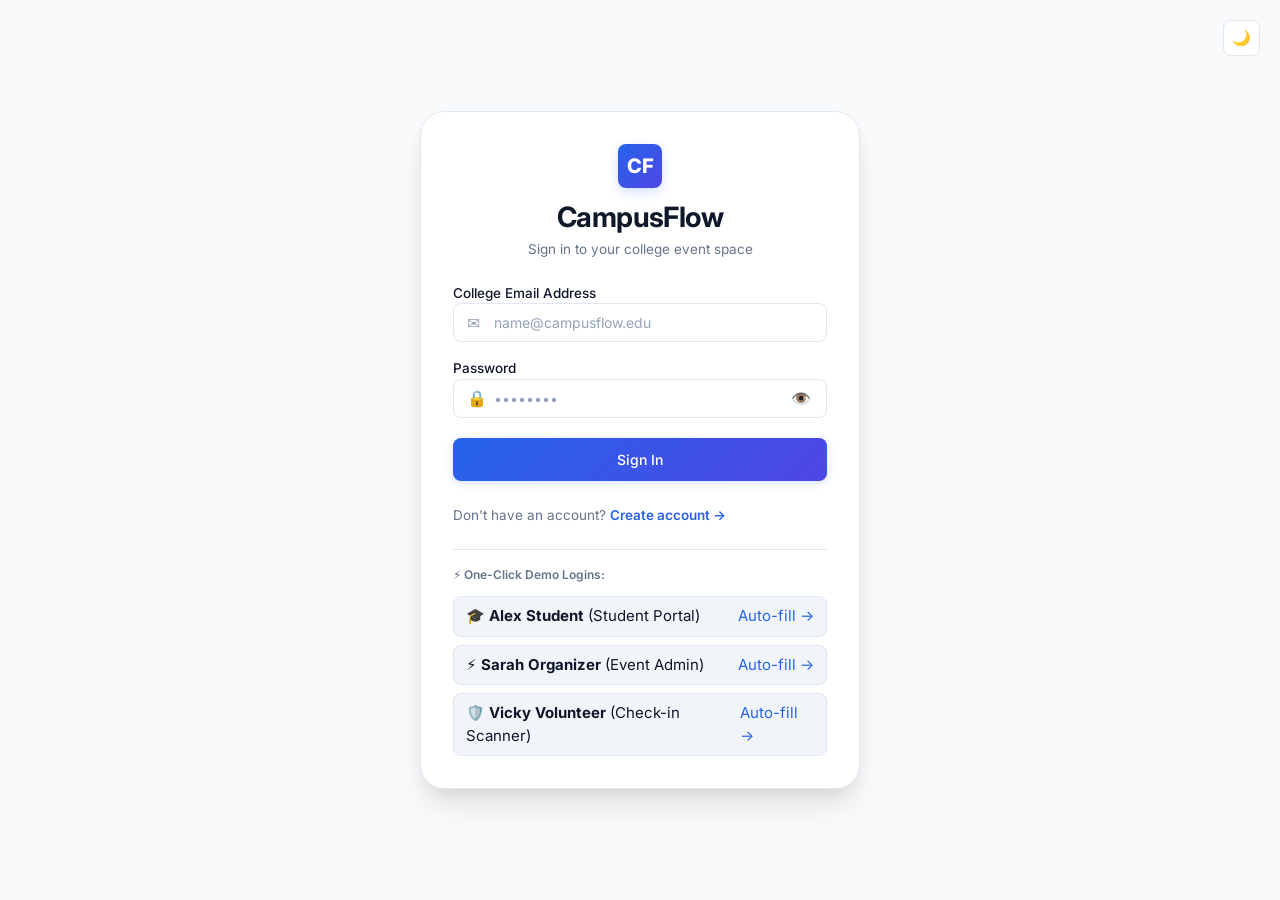
<file: index.html>
<!DOCTYPE html>
<html lang="en">
<head>
  <meta charset="UTF-8">
  <meta name="viewport" content="width=device-width, initial-scale=1.0">
  <title>CampusFlow - College Event Management System</title>
  <link rel="stylesheet" href="css/style.css">
</head>
<body>
  <div style="display: flex; flex-direction: column; align-items: center; justify-content: center; min-height: 100vh; background-color: var(--bg-page); text-align: center; padding: var(--space-24);">
    <h1 style="color: var(--color-accent); font-weight: 700; margin-bottom: var(--space-16);">CampusFlow</h1>
    <p class="text-muted" style="margin-bottom: var(--space-24);">Redirecting to your space...</p>
    <div style="width: 40px; height: 40px; border: 3px solid var(--border-color); border-top-color: var(--color-accent); border-radius: 50%; animation: spin 1s infinite linear;"></div>
  </div>

  <style>
    @keyframes spin {
      0% { transform: rotate(0deg); }
      100% { transform: rotate(360deg); }
    }
  </style>

  <script type="module" src="js/layout.js"></script>
  <script type="module">
    import { getCurrentUser } from './js/data.js';
    import { redirectUser } from './js/layout.js';
    
    // Safety check if DOMContentLoaded was missed or delayed
    const user = getCurrentUser();
    if (user) {
      redirectUser(user.role);
    } else {
      window.location.href = 'login.html';
    }
  </script>
</body>
</html>
</file>
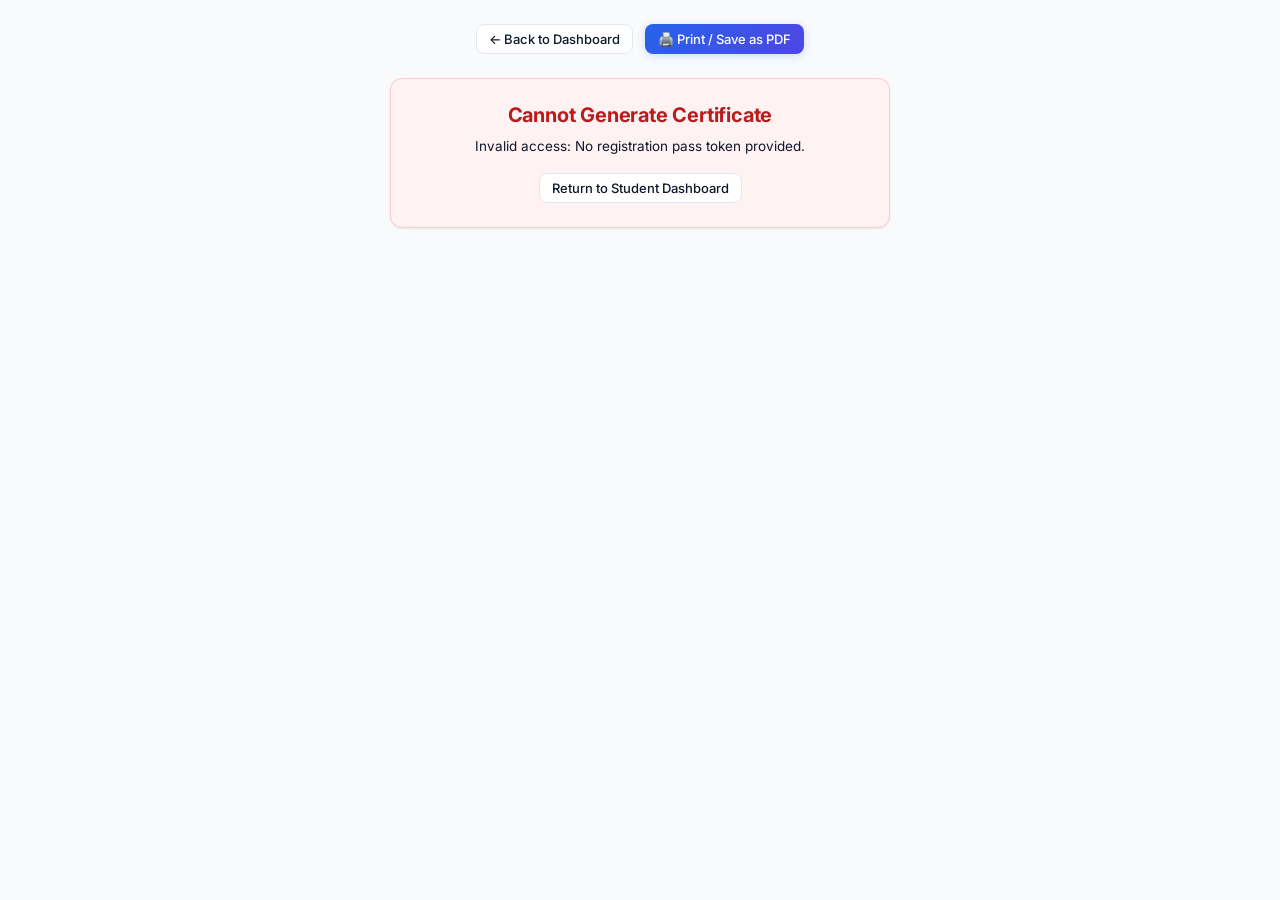
<file: certificate.html>
<!DOCTYPE html>
<html lang="en">
<head>
  <meta charset="UTF-8">
  <meta name="viewport" content="width=device-width, initial-scale=1.0">
  <title>Certificate of Participation - CampusFlow</title>
  <link rel="stylesheet" href="css/style.css">
  <style>
    /* Certificate Specific Styles */
    body {
      background-color: var(--bg-page);
      margin: 0;
      padding: var(--space-24) var(--space-16);
      display: flex;
      flex-direction: column;
      align-items: center;
      justify-content: flex-start;
      min-height: 100vh;
    }

    .cert-viewport-wrapper {
      width: 100%;
      max-width: 860px;
      overflow-x: auto;
      display: flex;
      justify-content: center;
      padding-bottom: var(--space-32);
      scrollbar-width: thin;
    }

    .cert-frame {
      background-color: #ffffff;
      width: 842px; /* Standard A4 landscape ratio */
      min-width: 842px;
      height: 595px;
      min-height: 595px;
      padding: 40px;
      border: 12px double #0f172a;
      position: relative;
      display: flex;
      flex-direction: column;
      justify-content: space-between;
      align-items: center;
      box-shadow: var(--shadow-xl);
      font-family: 'Playfair Display', Georgia, serif;
      text-align: center;
      box-sizing: border-box;
      color: #0f172a;
    }

    .cert-inner-border {
      border: 1px solid #94a3b8;
      width: 100%;
      height: 100%;
      padding: var(--space-24) var(--space-32);
      display: flex;
      flex-direction: column;
      justify-content: space-between;
      align-items: center;
      box-sizing: border-box;
    }

    .cert-title {
      font-size: 32px;
      font-weight: 700;
      letter-spacing: 4px;
      color: #0f172a;
      text-transform: uppercase;
      margin-bottom: 4px;
    }

    .cert-subtitle {
      font-size: 15px;
      font-style: italic;
      color: #64748b;
      letter-spacing: 1px;
    }

    .cert-recipient-name {
      font-size: 28px;
      font-weight: 700;
      color: #2563eb;
      border-bottom: 2px solid #e2e8f0;
      padding-bottom: 6px;
      width: fit-content;
      min-width: 320px;
      margin: 12px auto;
    }

    .cert-body {
      font-size: 15px;
      color: #475569;
      line-height: 1.5;
      max-width: 620px;
      margin: 0 auto;
    }

    .cert-event-title {
      font-size: 22px;
      font-weight: 700;
      color: #0f172a;
      margin: 6px 0;
    }

    .cert-signatures {
      width: 100%;
      display: flex;
      justify-content: space-between;
      align-items: flex-end;
      margin-top: var(--space-20);
      padding: 0 var(--space-20);
    }

    .signature-block {
      display: flex;
      flex-direction: column;
      align-items: center;
      width: 180px;
    }

    .signature-line {
      width: 100%;
      border-top: 1px solid #475569;
      margin-bottom: 6px;
    }

    .signature-title {
      font-size: 11px;
      text-transform: uppercase;
      letter-spacing: 1px;
      color: #64748b;
      font-family: var(--font-family);
    }

    .cert-id {
      font-size: 11px;
      color: #64748b;
      position: absolute;
      bottom: 12px;
      right: 16px;
      font-family: var(--font-family);
    }

    /* Print styling overrides */
    @media print {
      body {
        background-color: #ffffff !important;
        padding: 0 !important;
        margin: 0 !important;
        display: block !important;
      }
      .no-print {
        display: none !important;
      }
      .cert-viewport-wrapper {
        overflow: visible !important;
        padding: 0 !important;
        max-width: 100% !important;
      }
      .cert-frame {
        box-shadow: none !important;
        border-color: #000000 !important;
        margin: 0 auto !important;
        page-break-inside: avoid !important;
      }
      @page {
        size: A4 landscape;
        margin: 0;
      }
    }
  </style>
</head>
<body>

  <!-- Controls overlay -->
  <div class="no-print flex-gap-12 mb-24 flex-wrap flex-center" style="z-index: 50; width: 100%; max-width: 840px;">
    <button id="back-btn" class="btn btn-secondary btn-sm">&larr; Back to Dashboard</button>
    <button id="print-btn" class="btn btn-primary btn-sm">🖨️ Print / Save as PDF</button>
  </div>

  <div id="error-container" class="no-print" style="display: none; width: 100%; max-width: 500px; margin: 0 auto;">
    <!-- Renders error card if token invalid -->
  </div>

  <!-- Mobile scroll hint -->
  <p class="no-print text-xs text-muted mb-8" id="scroll-hint" style="display: none;">
    💡 Tip: Swipe horizontally to view full certificate or tap Print to download.
  </p>

  <!-- Certificate Canvas Wrapper -->
  <div class="cert-viewport-wrapper">
    <div id="cert-canvas" class="cert-frame" style="display: none;">
      <div class="cert-inner-border">
        <div>
          <div class="cert-title">CampusFlow</div>
          <div class="cert-subtitle">Certificate of Active Participation</div>
        </div>

        <div style="margin: var(--space-8) 0;">
          <p class="cert-body" style="font-style: italic;">This credential is proudly awarded to</p>
          <div id="recipient-name" class="cert-recipient-name">Alex Student</div>
          <p class="cert-body">
            in recognition of active attendance, verified check-in, and successful participation in
          </p>
          <div id="event-title" class="cert-event-title">Tech Hackfest 2026</div>
          <p class="cert-body" id="event-details-text">
            organized on September 10, 2026 at Main Seminar Hall.
          </p>
        </div>

        <div class="cert-signatures">
          <div class="signature-block">
            <div style="font-family: 'Brush Script MT', cursive, sans-serif; font-size: 22px; text-align: center; margin-bottom: 2px; color: #1e293b;">Sarah Organizer</div>
            <div class="signature-line"></div>
            <span class="signature-title">Event Organizer</span>
          </div>
          
          <div style="text-align: center;">
            <div style="width: 50px; height: 50px; border-radius: 50%; border: 2px solid #cbd5e1; display: inline-flex; align-items: center; justify-content: center; font-size: 20px;">
              🎖️
            </div>
          </div>

          <div class="signature-block">
            <div style="font-family: 'Brush Script MT', cursive, sans-serif; font-size: 22px; text-align: center; margin-bottom: 2px; color: #1e293b;">Academic Dean</div>
            <div class="signature-line"></div>
            <span class="signature-title">Dean of Campus Events</span>
          </div>
        </div>
      </div>
      <div class="cert-id" id="cert-id-tag">Cert ID: CF-XXXX</div>
    </div>
  </div>

  <script type="module">
    import { getRegistrations, getEventById, getUsers, getCurrentUser, getStoredTheme } from './js/data.js';

    document.addEventListener('DOMContentLoaded', () => {
      // Theme init
      const theme = getStoredTheme();
      document.documentElement.setAttribute('data-theme', theme);

      const params = new URLSearchParams(window.location.search);
      const regId = params.get('regId');
      const certCanvas = document.getElementById('cert-canvas');
      const currentUser = getCurrentUser();

      // Show mobile scroll hint on small viewports
      if (window.innerWidth < 860) {
        const hint = document.getElementById('scroll-hint');
        if (hint) hint.style.display = 'block';
      }

      // Back button
      document.getElementById('back-btn').addEventListener('click', () => {
        if (currentUser) {
          if (currentUser.role === 'student') window.location.href = 'student-dashboard.html';
          else if (currentUser.role === 'organizer') window.location.href = 'organizer-dashboard.html';
          else window.location.href = 'events.html';
        } else {
          window.location.href = 'login.html';
        }
      });

      // Print button
      document.getElementById('print-btn').addEventListener('click', () => {
        window.print();
      });

      if (!regId) {
        showError("Invalid access: No registration pass token provided.");
        return;
      }

      const regs = getRegistrations();
      const registration = regs.find(r => r.id === regId);

      if (!registration) {
        showError("Registration record not found.");
        return;
      }

      if (registration.status !== 'registered' || !registration.checkedIn) {
        showError("This certificate is not yet available because attendance has not been verified at the venue check-in desk.");
        return;
      }

      const event = getEventById(registration.eventId);
      if (!event) {
        showError("The event associated with this registration does not exist.");
        return;
      }

      if (!event.certificatesAvailable) {
        showError("Certificates are not enabled for this event by the event organizer.");
        return;
      }

      const users = getUsers();
      const student = users.find(u => u.id === registration.userId);
      if (!student) {
        showError("The attendee profile for this certificate could not be resolved.");
        return;
      }

      // Populate Certificate details
      document.getElementById('recipient-name').textContent = student.name;
      document.getElementById('event-title').textContent = event.title;
      
      const dateStr = new Date(event.date).toLocaleDateString('en-US', {
        month: 'long',
        day: 'numeric',
        year: 'numeric'
      });
      document.getElementById('event-details-text').textContent = `organized on ${dateStr} at ${event.venue}.`;
      document.getElementById('cert-id-tag').textContent = `Verification ID: ${registration.registrationCode}-${registration.id.replace('reg_', '')}`;

      // Render Certificate
      certCanvas.style.display = 'flex';
    });

    function showError(message) {
      const errBox = document.getElementById('error-container');
      errBox.innerHTML = `
        <div class="card" style="border-color: var(--danger-border); background-color: var(--danger-bg); padding: var(--space-24); text-align: center;">
          <h3 style="color: var(--danger-text);">Cannot Generate Certificate</h3>
          <p class="text-sm mt-8">${message}</p>
          <a href="student-dashboard.html" class="btn btn-secondary btn-sm mt-16">Return to Student Dashboard</a>
        </div>
      `;
      errBox.style.display = 'block';
    }
  </script>
</body>
</html>
</file>
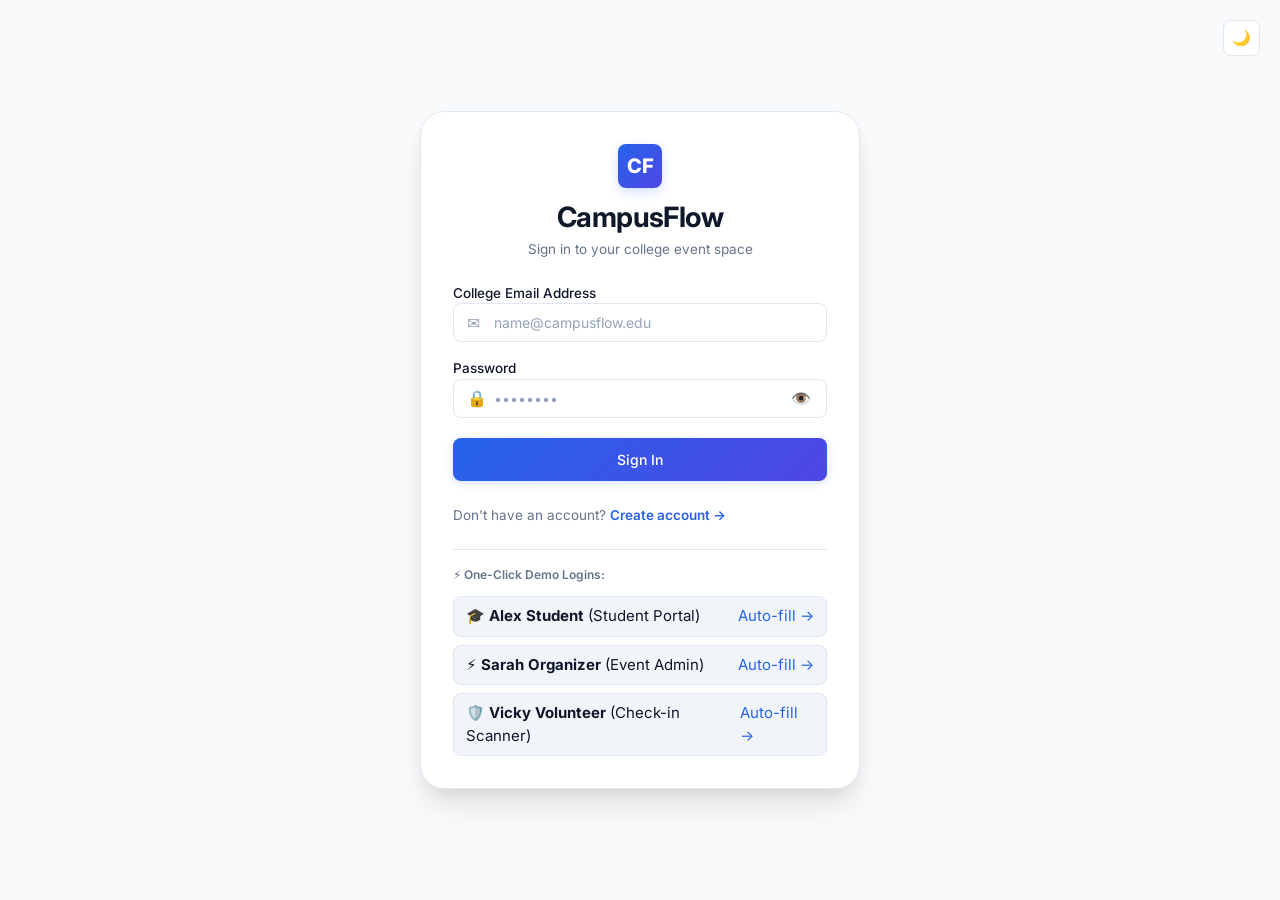
<file: event-details.html>
<!DOCTYPE html>
<html lang="en">
<head>
  <meta charset="UTF-8">
  <meta name="viewport" content="width=device-width, initial-scale=1.0">
  <title>Event Details - CampusFlow</title>
  <link rel="stylesheet" href="css/style.css">
</head>
<body>
  <div class="layout-container">
    <!-- Header -->
    <div id="app-header"></div>
    
    <!-- Sidebar -->
    <div id="app-sidebar"></div>

    <!-- Main Content Area -->
    <main class="main-content">
      <div class="flex-row-between mb-24 flex-wrap" style="gap: var(--space-12);">
        <a href="events.html" class="btn btn-secondary btn-sm">&larr; Back to Events</a>
        <div class="flex-gap-8" id="header-action-buttons">
          <!-- Populated dynamically (Bookmark + Calendar Export) -->
        </div>
      </div>

      <div id="details-container">
        <!-- Renders dynamically -->
      </div>
    </main>
  </div>

  <script type="module" src="js/layout.js"></script>
  <script type="module">
    import { 
      getEventById, 
      getCurrentUser, 
      getRegistrations, 
      registerForEvent, 
      isBookmarked, 
      toggleBookmark, 
      downloadICS 
    } from './js/data.js';
    import { showToast } from './js/layout.js';
    import { generateQRCodeSVG } from './js/qr.js';

    let currentEvent = null;

    function init() {
      const params = new URLSearchParams(window.location.search);
      const eventId = params.get('id');
      if (!eventId) {
        window.location.href = 'events.html';
        return;
      }

      currentEvent = getEventById(eventId);
      renderEventDetails(eventId);
    }

    function renderEventDetails(eventId) {
      const container = document.getElementById('details-container');
      const headerActions = document.getElementById('header-action-buttons');
      const event = currentEvent || getEventById(eventId);

      if (!event) {
        container.innerHTML = `
          <div class="card text-center" style="padding: var(--space-48);">
            <h3>Event Not Found</h3>
            <p class="text-muted text-sm mt-8">The event you are looking for does not exist or has been removed.</p>
            <a href="events.html" class="btn btn-primary btn-sm mt-16">Browse All Events</a>
          </div>
        `;
        return;
      }

      const user = getCurrentUser();
      const regs = getRegistrations();
      const activeReg = user ? regs.find(r => r.eventId === eventId && r.userId === user.id && r.status === 'registered') : null;
      const bookmarked = isBookmarked(event.id);
      
      const now = new Date();
      const eventDate = new Date(event.date + 'T' + event.time);
      const isPast = eventDate < now;
      const deadline = new Date(event.registrationDeadline + 'T23:59:59');
      const deadlinePassed = now > deadline;

      // Header Actions: Bookmark + ICS
      headerActions.innerHTML = `
        <button id="detail-bookmark-btn" class="btn btn-secondary btn-sm">
          ${bookmarked ? '❤️ Saved' : '🤍 Bookmark Event'}
        </button>
        <button id="detail-ics-btn" class="btn btn-secondary btn-sm">
          📅 Add to Calendar (.ics)
        </button>
      `;

      document.getElementById('detail-bookmark-btn').addEventListener('click', () => {
        const isSaved = toggleBookmark(event.id);
        document.getElementById('detail-bookmark-btn').innerHTML = isSaved ? '❤️ Saved' : '🤍 Bookmark Event';
        showToast(isSaved ? 'Saved to Bookmarks' : 'Removed from Bookmarks', 'success', 2000);
      });

      document.getElementById('detail-ics-btn').addEventListener('click', () => {
        downloadICS(event);
        showToast(`Calendar file downloaded for ${event.title}`, 'info', 2500);
      });

      // Determine Registration Card HTML
      let regStatusHtml = '';

      if (!user) {
        regStatusHtml = `
          <div class="card" style="padding: var(--space-20); text-align: center;">
            <p class="text-sm text-muted">Please log in to register for this event.</p>
            <a href="login.html" class="btn btn-primary btn-sm mt-12 w-full">Sign In</a>
          </div>
        `;
      } else if (user.role !== 'student') {
        regStatusHtml = `
          <div class="card" style="padding: var(--space-16); text-align: center; background: var(--bg-surface);">
            <p class="text-xs text-muted">Only student accounts can register for event passes. Your current role is <strong>${user.role}</strong>.</p>
          </div>
        `;
      } else if (activeReg) {
        regStatusHtml = `
          <div class="card" style="border-color: var(--success-border); background-color: var(--success-bg); padding: var(--space-20); text-align: center;">
            <div class="flex-gap-8 flex-center">
              <span class="badge badge-success text-xs">✓ Confirmed Registration</span>
            </div>
            <p class="text-xs text-muted mt-8">Your Venue Check-in QR Pass:</p>
            
            <div class="qr-canvas-box" style="margin: var(--space-12) auto; display: inline-block;">
              ${generateQRCodeSVG(activeReg.registrationCode, 140)}
            </div>

            <div style="font-size: 22px; font-weight: 800; color: var(--text-main); letter-spacing: 2px; margin-bottom: var(--space-8);">
              ${activeReg.registrationCode}
            </div>
            <p class="text-xs text-muted">Show this pass to event volunteers at the entrance foyer.</p>
            <div class="flex-gap-8 mt-12">
              <a href="student-dashboard.html" class="btn btn-primary btn-sm w-full">Go to My Dashboard</a>
            </div>
          </div>
        `;
      } else if (isPast) {
        regStatusHtml = `
          <div class="card" style="padding: var(--space-16); text-align: center; background: var(--bg-surface);">
            <span class="badge badge-default mb-8">Concluded</span>
            <p class="text-xs text-muted">This event has already taken place. Registration is closed.</p>
          </div>
        `;
      } else if (event.availableSeats <= 0) {
        regStatusHtml = `
          <div class="card" style="padding: var(--space-16); text-align: center; background: var(--danger-bg); border-color: var(--danger-border);">
            <span class="badge badge-danger mb-8">Sold Out</span>
            <p class="text-xs" style="color: var(--danger-text);">All seats have been reserved for this session.</p>
          </div>
        `;
      } else if (deadlinePassed) {
        regStatusHtml = `
          <div class="card" style="padding: var(--space-16); text-align: center; background: var(--warning-bg); border-color: var(--warning-border);">
            <span class="badge badge-warning mb-8">Deadline Passed</span>
            <p class="text-xs" style="color: var(--warning-text);">Registration closed on ${new Date(event.registrationDeadline).toLocaleDateString()}.</p>
          </div>
        `;
      } else {
        regStatusHtml = `
          <div class="card" style="padding: var(--space-20);">
            <div class="flex-row-between mb-16">
              <span class="text-xs text-muted">Seats Available:</span>
              <span class="font-semibold text-sm">${event.availableSeats} of ${event.maxParticipants}</span>
            </div>
            <button id="register-action-btn" class="btn btn-primary w-full" style="padding: 12px;">Register for Pass</button>
            <p class="text-xs text-muted mt-8 text-center">
              Enrollment closes on ${new Date(event.registrationDeadline).toLocaleDateString()}
            </p>
          </div>
        `;
      }

      const dateStr = new Date(event.date).toLocaleDateString('en-US', {
        weekday: 'long',
        month: 'long',
        day: 'numeric',
        year: 'numeric'
      });

      const formattedDeadline = new Date(event.registrationDeadline).toLocaleDateString('en-US', {
        month: 'short',
        day: 'numeric',
        year: 'numeric'
      });

      container.innerHTML = `
        <div class="grid-3" style="grid-template-columns: 2fr 1.1fr; gap: var(--space-24);">
          <!-- Details Left -->
          <div style="display: flex; flex-direction: column; gap: var(--space-20);">
            <div class="card" style="padding: 0; overflow: hidden;">
              <img src="${event.imageUrl || 'https://images.unsplash.com/photo-1501281668745-f7f57925c3b4?w=800'}" 
                   alt="${event.title}" 
                   style="width: 100%; max-height: 360px; object-fit: cover; display: block;">
              
              <div style="padding: var(--space-24);">
                <div class="flex-gap-8 items-center mb-8">
                  <span class="badge badge-primary">${event.category}</span>
                  ${event.certificatesAvailable ? '<span class="badge badge-success">🎓 Certificate Included</span>' : ''}
                </div>
                <h1>${event.title}</h1>
              </div>
            </div>

            <div class="card">
              <h3>About this Event</h3>
              <p class="text-muted mt-8" style="white-space: pre-line; line-height: 1.6;">${event.description}</p>
            </div>

            <div class="card">
              <h3>Rules &amp; Guidelines</h3>
              <p class="text-muted mt-8" style="white-space: pre-line; line-height: 1.6;">${event.rules || 'Standard college code of conduct and ID verification apply. No special prerequisites specified.'}</p>
            </div>
          </div>

          <!-- Quick Info Right -->
          <div style="display: flex; flex-direction: column; gap: var(--space-20);">
            <!-- Registration Card -->
            ${regStatusHtml}

            <!-- Details Card -->
            <div class="card">
              <h3 class="mb-16">Event Logistics</h3>
              <div style="display: flex; flex-direction: column; gap: var(--space-12);" class="text-sm">
                <div>
                  <span class="text-muted text-xs" style="display: block;">Date</span>
                  <strong>${dateStr}</strong>
                </div>
                <div>
                  <span class="text-muted text-xs" style="display: block;">Time</span>
                  <strong>${event.time}</strong>
                </div>
                <div>
                  <span class="text-muted text-xs" style="display: block;">Location / Venue</span>
                  <strong>${event.venue}</strong>
                </div>
                <div>
                  <span class="text-muted text-xs" style="display: block;">Registration Deadline</span>
                  <strong>${formattedDeadline}</strong>
                </div>
                <div style="border-top: 1px solid var(--border-color); padding-top: var(--space-12);">
                  <span class="text-muted text-xs" style="display: block;">Organizer Host</span>
                  <strong>${event.organizer}</strong>
                </div>
                <div>
                  <span class="text-muted text-xs" style="display: block;">Contact Inquiry</span>
                  <a href="mailto:${event.contact}" style="color: var(--color-accent); text-decoration: none;">${event.contact}</a>
                </div>
              </div>
            </div>
          </div>
        </div>
      `;

      // Attach registration handler
      const regBtn = document.getElementById('register-action-btn');
      if (regBtn) {
        regBtn.addEventListener('click', () => {
          try {
            registerForEvent(eventId, user.id);
            showToast('Registration successful! Digital pass generated.', 'success', 3500);
            renderEventDetails(eventId);
          } catch (err) {
            showToast(err.message || 'Registration failed.', 'error', 3500);
          }
        });
      }
    }

    document.addEventListener('DOMContentLoaded', init);
  </script>
</body>
</html>
</file>
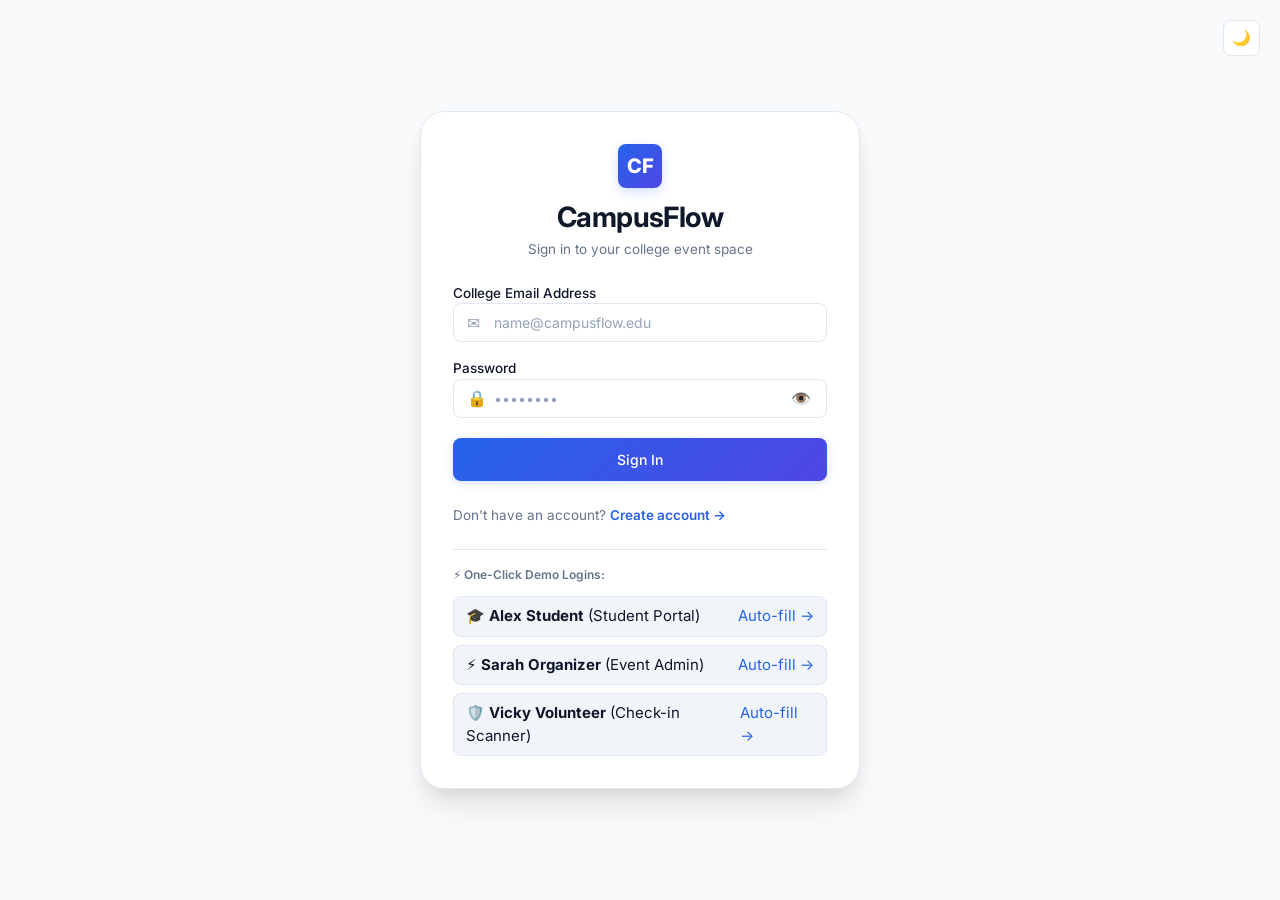
<file: events.html>
<!DOCTYPE html>
<html lang="en">
<head>
  <meta charset="UTF-8">
  <meta name="viewport" content="width=device-width, initial-scale=1.0">
  <title>Explore Events - CampusFlow</title>
  <link rel="stylesheet" href="css/style.css">
</head>
<body>
  <div class="layout-container">
    <!-- Header -->
    <div id="app-header"></div>
    
    <!-- Sidebar -->
    <div id="app-sidebar"></div>

    <!-- Main Content Area -->
    <main class="main-content">
      <div class="flex-row-between mb-24 flex-wrap" style="gap: var(--space-16);">
        <div>
          <h2>Explore Events</h2>
          <p class="text-muted text-sm mt-4">Discover, register, and bookmark college workshops, cultural fests, and sports meets</p>
        </div>
      </div>

      <!-- Filters & Category Pills -->
      <div class="card mb-24" style="padding: var(--space-20); display: flex; flex-direction: column; gap: var(--space-16);">
        
        <!-- Category Pills -->
        <div class="pill-group" id="category-pills">
          <button class="pill-btn active" data-category="All">All Events <span id="count-all">(0)</span></button>
          <button class="pill-btn" data-category="Technical">💻 Technical <span id="count-technical">(0)</span></button>
          <button class="pill-btn" data-category="Cultural">🎭 Cultural <span id="count-cultural">(0)</span></button>
          <button class="pill-btn" data-category="Sports">🏆 Sports <span id="count-sports">(0)</span></button>
          <button class="pill-btn" data-category="Bookmarked">❤️ Saved</button>
        </div>

        <!-- Search and Dropdowns Filter Grid -->
        <div class="grid-3" style="grid-template-columns: 2fr 1fr 1fr; gap: var(--space-12);">
          <div class="input-with-icon">
            <span class="input-icon">🔍</span>
            <input type="text" id="search-input" placeholder="Search by event title, venue, or keyword...">
          </div>
          <div>
            <select id="date-filter">
              <option value="All">All Timeframes</option>
              <option value="Upcoming">Upcoming Only</option>
              <option value="Past">Past Events</option>
            </select>
          </div>
          <div>
            <select id="sort-select">
              <option value="date-asc">Date: Soonest First</option>
              <option value="date-desc">Date: Latest First</option>
              <option value="seats">Available Seats</option>
            </select>
          </div>
        </div>
      </div>

      <!-- Events Grid -->
      <div id="events-grid" class="grid-3">
        <!-- Rendered dynamically -->
      </div>
      
      <!-- Empty State -->
      <div id="no-events" style="display: none; text-align: center; padding: var(--space-48);" class="card">
        <div style="font-size: 48px; margin-bottom: var(--space-12);">🔍</div>
        <h3>No events match your criteria</h3>
        <p class="text-muted text-sm mt-4">Try clearing filters or changing your search terms.</p>
        <button id="reset-filters-btn" class="btn btn-secondary btn-sm mt-16">Reset Filters</button>
      </div>
    </main>
  </div>

  <script type="module" src="js/layout.js"></script>
  <script type="module">
    import { getEvents, isBookmarked, toggleBookmark, downloadICS } from './js/data.js';
    import { showToast } from './js/layout.js';

    let allEvents = [];
    let selectedCategory = 'All';

    function init() {
      allEvents = getEvents();
      updateCategoryCounts();
      renderEvents();

      // Attach Event Listeners
      document.getElementById('search-input').addEventListener('input', renderEvents);
      document.getElementById('date-filter').addEventListener('change', renderEvents);
      document.getElementById('sort-select').addEventListener('change', renderEvents);
      document.getElementById('reset-filters-btn').addEventListener('click', () => {
        document.getElementById('search-input').value = '';
        document.getElementById('date-filter').value = 'All';
        document.getElementById('sort-select').value = 'date-asc';
        selectedCategory = 'All';
        updateActivePill();
        renderEvents();
      });

      // Category Pills Listeners
      const pills = document.querySelectorAll('#category-pills .pill-btn');
      pills.forEach(pill => {
        pill.addEventListener('click', (e) => {
          selectedCategory = pill.dataset.category;
          updateActivePill();
          renderEvents();
        });
      });
    }

    function updateActivePill() {
      const pills = document.querySelectorAll('#category-pills .pill-btn');
      pills.forEach(pill => {
        if (pill.dataset.category === selectedCategory) {
          pill.classList.add('active');
        } else {
          pill.classList.remove('active');
        }
      });
    }

    function updateCategoryCounts() {
      const techCount = allEvents.filter(e => e.category === 'Technical').length;
      const cultCount = allEvents.filter(e => e.category === 'Cultural').length;
      const sportsCount = allEvents.filter(e => e.category === 'Sports').length;

      document.getElementById('count-all').textContent = `(${allEvents.length})`;
      document.getElementById('count-technical').textContent = `(${techCount})`;
      document.getElementById('count-cultural').textContent = `(${cultCount})`;
      document.getElementById('count-sports').textContent = `(${sportsCount})`;
    }

    function renderEvents() {
      const searchVal = document.getElementById('search-input').value.toLowerCase();
      const dateVal = document.getElementById('date-filter').value;
      const sortVal = document.getElementById('sort-select').value;
      
      const grid = document.getElementById('events-grid');
      const noEventsEl = document.getElementById('no-events');
      
      const now = new Date();

      // Filter
      let filtered = allEvents.filter(event => {
        const matchesSearch = event.title.toLowerCase().includes(searchVal) || 
                              event.description.toLowerCase().includes(searchVal) ||
                              event.venue.toLowerCase().includes(searchVal);
        
        let matchesCategory = true;
        if (selectedCategory === 'Bookmarked') {
          matchesCategory = isBookmarked(event.id);
        } else if (selectedCategory !== 'All') {
          matchesCategory = event.category === selectedCategory;
        }
        
        const eventDate = new Date(event.date + 'T' + event.time);
        let matchesDate = true;
        if (dateVal === 'Upcoming') {
          matchesDate = eventDate >= now;
        } else if (dateVal === 'Past') {
          matchesDate = eventDate < now;
        }

        return matchesSearch && matchesCategory && matchesDate;
      });

      // Sort
      filtered.sort((a, b) => {
        if (sortVal === 'date-asc') {
          return new Date(a.date + 'T' + a.time) - new Date(b.date + 'T' + b.time);
        } else if (sortVal === 'date-desc') {
          return new Date(b.date + 'T' + b.time) - new Date(a.date + 'T' + a.time);
        } else if (sortVal === 'seats') {
          return b.availableSeats - a.availableSeats;
        }
        return 0;
      });

      // Render
      grid.innerHTML = '';
      if (filtered.length === 0) {
        grid.style.display = 'none';
        noEventsEl.style.display = 'block';
        return;
      }

      grid.style.display = 'grid';
      noEventsEl.style.display = 'none';

      filtered.forEach(event => {
        const isPast = new Date(event.date + 'T' + event.time) < now;
        const bookmarked = isBookmarked(event.id);
        
        let seatBadgeClass = 'badge-success';
        let seatText = `${event.availableSeats} seats left`;
        if (isPast) {
          seatBadgeClass = 'badge-default';
          seatText = 'Finished';
        } else if (event.availableSeats === 0) {
          seatBadgeClass = 'badge-danger';
          seatText = 'Sold Out';
        } else if (event.availableSeats <= event.maxParticipants * 0.15) {
          seatBadgeClass = 'badge-warning';
          seatText = `Only ${event.availableSeats} left!`;
        }

        const dateStr = new Date(event.date).toLocaleDateString('en-US', {
          month: 'short',
          day: 'numeric',
          year: 'numeric'
        });

        const cardHtml = `
          <div class="card card-hover" style="overflow: hidden; padding: 0; display: flex; flex-direction: column;">
            <div style="position: relative;">
              <img src="${event.imageUrl || 'https://images.unsplash.com/photo-1501281668745-f7f57925c3b4?w=800'}" 
                   alt="${event.title}" 
                   loading="lazy"
                   style="width: 100%; height: 170px; object-fit: cover; display: block; border-bottom: 1px solid var(--border-color);">
              <button class="btn-bookmark ${bookmarked ? 'bookmarked' : ''}" data-event-id="${event.id}" title="${bookmarked ? 'Remove from Saved' : 'Save Event'}">
                ${bookmarked ? '❤️' : '🤍'}
              </button>
            </div>
            
            <div style="padding: var(--space-16); display: flex; flex-direction: column; gap: var(--space-8); flex-grow: 1;">
              <div class="flex-row-between">
                <span class="badge badge-primary">${event.category}</span>
                <span class="badge ${seatBadgeClass}">${seatText}</span>
              </div>
              <h3 style="font-size: 18px; margin-top: 4px;">${event.title}</h3>
              <p class="text-sm text-muted" style="flex-grow: 1; line-height: 1.4;">
                ${event.description.length > 95 ? event.description.substring(0, 92) + '...' : event.description}
              </p>
              
              <div style="border-top: 1px solid var(--border-color); padding-top: var(--space-12); display: flex; flex-direction: column; gap: 6px;" class="text-xs text-muted">
                <div style="display: flex; align-items: center; gap: 6px;">
                  <span>📅</span> <strong>${dateStr}</strong> at ${event.time}
                </div>
                <div style="display: flex; align-items: center; gap: 6px;">
                  <span>📍</span> <span>${event.venue}</span>
                </div>
              </div>

              <div class="flex-gap-8 mt-8">
                <a href="event-details.html?id=${event.id}" class="btn btn-primary btn-sm" style="flex: 1;">View Details</a>
                <button class="btn-icon ics-btn" data-event-id="${event.id}" title="Add to Calendar (.ics)">
                  📅
                </button>
              </div>
            </div>
          </div>
        `;
        grid.insertAdjacentHTML('beforeend', cardHtml);
      });

      // Hook bookmark buttons
      document.querySelectorAll('.btn-bookmark').forEach(btn => {
        btn.addEventListener('click', (e) => {
          e.preventDefault();
          e.stopPropagation();
          const id = btn.dataset.eventId;
          const isSaved = toggleBookmark(id);
          btn.innerHTML = isSaved ? '❤️' : '🤍';
          btn.classList.toggle('bookmarked', isSaved);
          showToast(isSaved ? 'Saved to Bookmarks' : 'Removed from Bookmarks', 'success', 2000);
          if (selectedCategory === 'Bookmarked') {
            renderEvents();
          }
        });
      });

      // Hook ICS export buttons
      document.querySelectorAll('.ics-btn').forEach(btn => {
        btn.addEventListener('click', (e) => {
          e.preventDefault();
          e.stopPropagation();
          const id = btn.dataset.eventId;
          const ev = allEvents.find(x => x.id === id);
          if (ev) {
            downloadICS(ev);
            showToast(`Calendar invite downloaded for ${ev.title}`, 'info', 2500);
          }
        });
      });
    }

    document.addEventListener('DOMContentLoaded', init);
  </script>
</body>
</html>
</file>
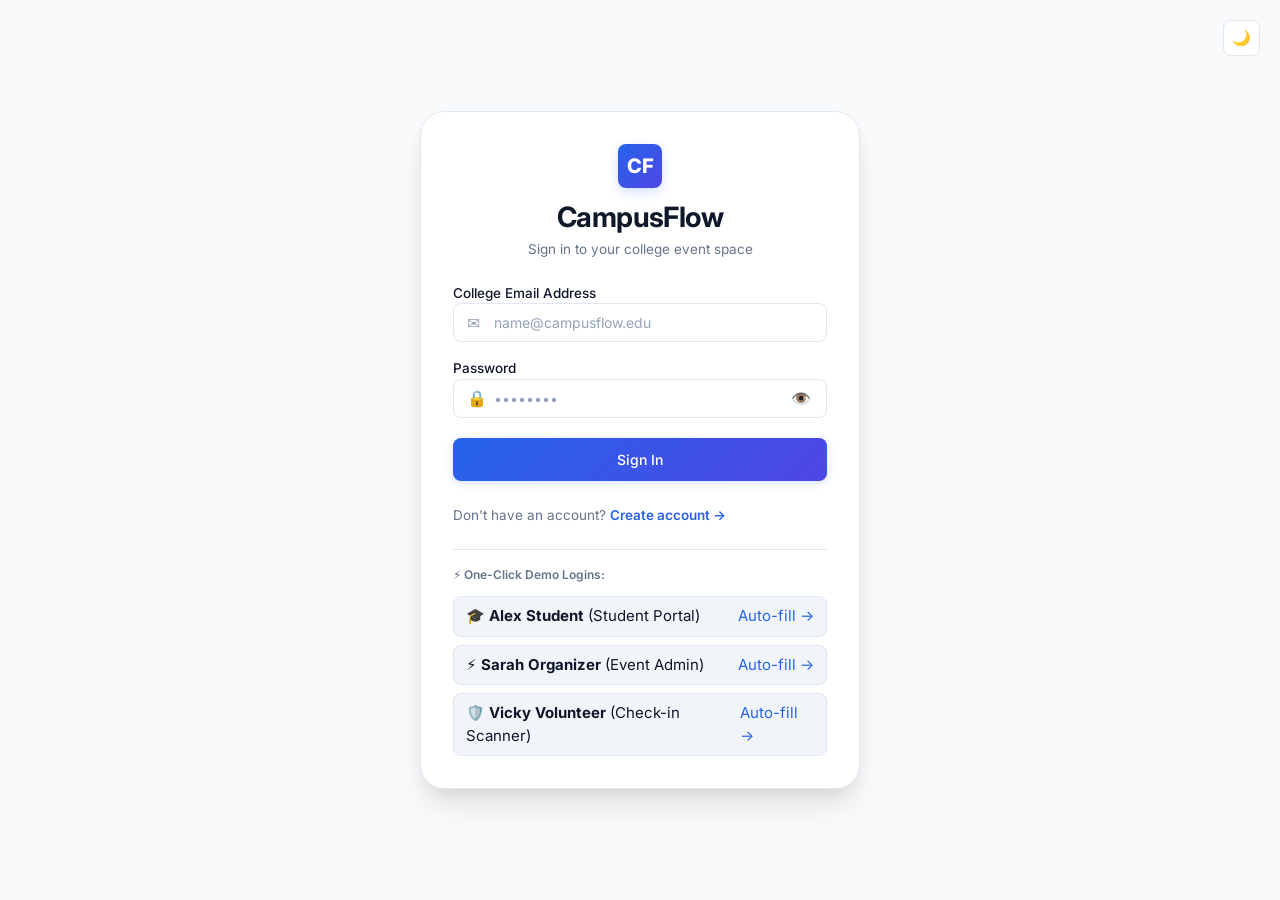
<file: login.html>
<!DOCTYPE html>
<html lang="en">
<head>
  <meta charset="UTF-8">
  <meta name="viewport" content="width=device-width, initial-scale=1.0">
  <title>Login - CampusFlow</title>
  <link rel="stylesheet" href="css/style.css">
</head>
<body>
  <div class="auth-container">
    
    <!-- Top Theme Toggle -->
    <div style="position: absolute; top: 20px; right: 20px;">
      <button id="theme-toggle-btn" class="btn-icon" title="Toggle Theme">
        <span class="theme-toggle-icon">🌙</span>
      </button>
    </div>

    <div class="auth-card">
      <div class="auth-header">
        <div class="brand-icon" style="margin: 0 auto var(--space-12) auto; width: 44px; height: 44px; font-size: 20px;">CF</div>
        <h2>CampusFlow</h2>
        <p class="text-sm text-muted mt-4">Sign in to your college event space</p>
      </div>

      <div id="alert-box" class="badge badge-danger" style="display: none; width: 100%; padding: var(--space-12); font-size: 13px;"></div>

      <form id="login-form" class="flex-col flex-gap-16">
        <div>
          <label for="email">College Email Address</label>
          <div class="input-with-icon">
            <span class="input-icon">✉️</span>
            <input type="email" id="email" required placeholder="name@campusflow.edu" autocomplete="username">
          </div>
        </div>

        <div>
          <label for="password">Password</label>
          <div class="input-with-icon">
            <span class="input-icon">🔒</span>
            <input type="password" id="password" required placeholder="••••••••" autocomplete="current-password">
            <button type="button" id="toggle-pwd-btn" class="password-toggle-btn" title="Show/Hide Password">👁️</button>
          </div>
        </div>

        <button type="submit" class="btn btn-primary w-full" style="padding: 12px; margin-top: var(--space-4);">Sign In</button>
      </form>

      <div class="text-center text-sm text-muted">
        Don't have an account? <a href="register.html" style="color: var(--color-accent); text-decoration: none; font-weight: 600;">Create account &rarr;</a>
      </div>

      <!-- Quick Demo Logins Pill Selector -->
      <div style="border-top: 1px solid var(--border-color); padding-top: var(--space-16);">
        <p class="text-xs text-muted font-semibold mb-8">⚡ One-Click Demo Logins:</p>
        <div class="demo-pills">
          <div class="demo-pill" data-email="student@campusflow.edu" data-pwd="password">
            <span>🎓 <strong>Alex Student</strong> (Student Portal)</span>
            <span class="text-accent">Auto-fill &rarr;</span>
          </div>
          <div class="demo-pill" data-email="organizer@campusflow.edu" data-pwd="password">
            <span>⚡ <strong>Sarah Organizer</strong> (Event Admin)</span>
            <span class="text-accent">Auto-fill &rarr;</span>
          </div>
          <div class="demo-pill" data-email="volunteer@campusflow.edu" data-pwd="password">
            <span>🛡️ <strong>Vicky Volunteer</strong> (Check-in Scanner)</span>
            <span class="text-accent">Auto-fill &rarr;</span>
          </div>
        </div>
      </div>
    </div>
  </div>

  <script type="module">
    import { getUserByEmail, setCurrentUser, getStoredTheme, setStoredTheme } from './js/data.js';
    import { redirectUser } from './js/layout.js';

    // Theme initialization
    const theme = getStoredTheme();
    document.documentElement.setAttribute('data-theme', theme);
    document.querySelector('.theme-toggle-icon').textContent = theme === 'dark' ? '☀️' : '🌙';

    document.getElementById('theme-toggle-btn').addEventListener('click', () => {
      const cur = document.documentElement.getAttribute('data-theme') || 'light';
      const next = cur === 'dark' ? 'light' : 'dark';
      document.documentElement.setAttribute('data-theme', next);
      setStoredTheme(next);
      document.querySelector('.theme-toggle-icon').textContent = next === 'dark' ? '☀️' : '🌙';
    });

    // Password visibility toggle
    const pwdInput = document.getElementById('password');
    const pwdToggle = document.getElementById('toggle-pwd-btn');
    pwdToggle.addEventListener('click', () => {
      if (pwdInput.type === 'password') {
        pwdInput.type = 'text';
        pwdToggle.textContent = '🙈';
      } else {
        pwdInput.type = 'password';
        pwdToggle.textContent = '👁️';
      }
    });

    // Demo Pills Auto-fill
    document.querySelectorAll('.demo-pill').forEach(pill => {
      pill.addEventListener('click', () => {
        document.getElementById('email').value = pill.dataset.email;
        document.getElementById('password').value = pill.dataset.pwd;
        document.getElementById('login-form').dispatchEvent(new Event('submit'));
      });
    });

    // Form Submission
    document.getElementById('login-form').addEventListener('submit', (e) => {
      e.preventDefault();
      const email = document.getElementById('email').value.trim();
      const password = document.getElementById('password').value;
      const alertBox = document.getElementById('alert-box');

      alertBox.style.display = 'none';

      const user = getUserByEmail(email);
      if (!user || user.password !== password) {
        alertBox.textContent = 'Invalid email or password. Please try again.';
        alertBox.style.display = 'block';
        return;
      }

      setCurrentUser(user);
      redirectUser(user.role);
    });
  </script>
</body>
</html>
</file>
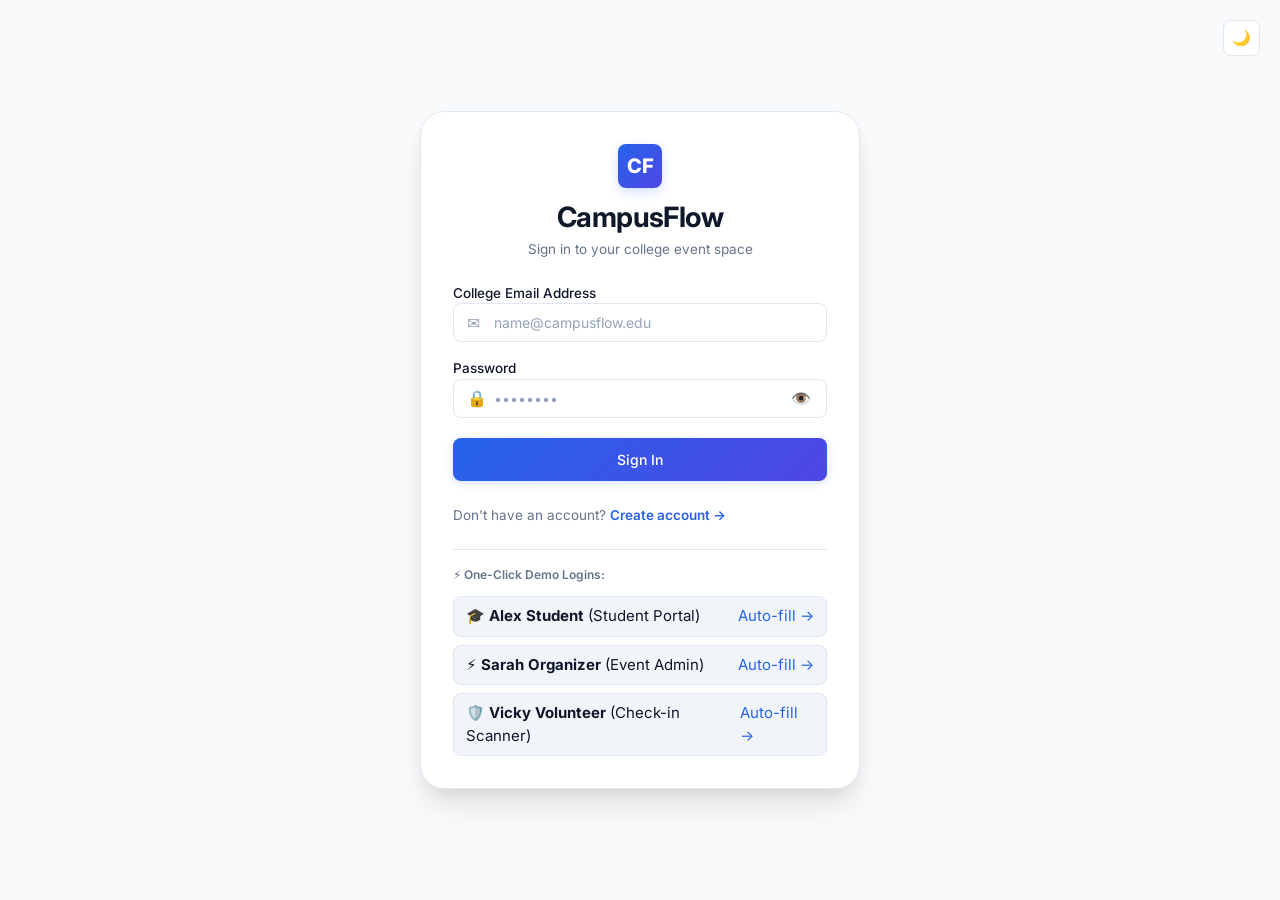
<file: organizer-dashboard.html>
<!DOCTYPE html>
<html lang="en">
<head>
  <meta charset="UTF-8">
  <meta name="viewport" content="width=device-width, initial-scale=1.0">
  <title>Organizer Panel - CampusFlow</title>
  <link rel="stylesheet" href="css/style.css">
</head>
<body>
  <div class="layout-container">
    <!-- Header -->
    <div id="app-header"></div>
    
    <!-- Sidebar -->
    <div id="app-sidebar"></div>

    <!-- Main Content Area -->
    <main class="main-content">
      <div class="flex-row-between mb-24 flex-wrap" style="gap: var(--space-16);">
        <div>
          <h2>Organizer Command Center</h2>
          <p class="text-muted text-sm mt-4">Manage events, track live registration stats, publish announcements, and export attendee lists</p>
        </div>
        <button id="add-event-btn" class="btn btn-primary">+ Create New Event</button>
      </div>

      <!-- KPI Summary Cards -->
      <div class="grid-4 mb-24">
        <div class="stat-card">
          <div class="stat-icon primary">📅</div>
          <div class="stat-info">
            <span class="stat-val" id="stat-total-events">0</span>
            <span class="stat-label">Total Events</span>
          </div>
        </div>
        <div class="stat-card">
          <div class="stat-icon info">👥</div>
          <div class="stat-info">
            <span class="stat-val" id="stat-total-regs">0</span>
            <span class="stat-label">Total Registrations</span>
          </div>
        </div>
        <div class="stat-card">
          <div class="stat-icon success">✅</div>
          <div class="stat-info">
            <span class="stat-val" id="stat-attendance-rate">0%</span>
            <span class="stat-label">Attendance Rate</span>
          </div>
        </div>
        <div class="stat-card">
          <div class="stat-icon warning">⭐</div>
          <div class="stat-info">
            <span class="stat-val" id="stat-avg-rating">5.0</span>
            <span class="stat-label">Avg Student Rating</span>
          </div>
        </div>
      </div>

      <!-- Events Management Table Card -->
      <div class="card mb-24">
        <div class="flex-row-between flex-wrap mb-16" style="gap: var(--space-12);">
          <h3>Campus Events Directory</h3>
          <div class="input-with-icon" style="max-width: 320px; width: 100%;">
            <span class="input-icon">🔍</span>
            <input type="text" id="organizer-search-input" placeholder="Filter events by title or category...">
          </div>
        </div>

        <div class="responsive-table-wrap table-container">
          <table>
            <thead>
              <tr>
                <th>Event Title</th>
                <th>Category</th>
                <th>Schedule</th>
                <th>Seats (Left/Cap)</th>
                <th>Certificates</th>
                <th>Actions</th>
              </tr>
            </thead>
            <tbody id="events-table-body">
              <!-- Rendered dynamically -->
            </tbody>
          </table>
        </div>
      </div>

      <!-- Feedback Stats Section -->
      <div class="card">
        <div class="flex-row-between mb-16">
          <h3>Student Feedback &amp; Ratings</h3>
          <span class="badge badge-info text-xs">Evaluations</span>
        </div>
        <div class="grid-3" id="feedback-metrics-grid">
          <!-- Rendered dynamically -->
        </div>
      </div>

      <!-- ================= MODALS ================= -->

      <!-- 1. Create/Edit Event Modal -->
      <div id="event-modal" class="modal-overlay">
        <div class="modal-card" style="max-width: 680px;">
          <div class="flex-row-between mb-16">
            <h3 id="modal-title">Create New Event</h3>
            <button id="close-event-modal" class="btn-icon" style="border: none;">✕</button>
          </div>
          <form id="event-form" class="grid-2" style="gap: var(--space-16);">
            <input type="hidden" id="event-id-field">
            
            <div style="grid-column: span 2;">
              <label for="event-title">Event Title</label>
              <input type="text" id="event-title" required placeholder="Annual Hackathon 2026">
            </div>

            <div style="grid-column: span 2;">
              <label for="event-desc">Description</label>
              <textarea id="event-desc" required rows="3" placeholder="Tell participants what the event is about..."></textarea>
            </div>

            <div>
              <label for="event-category">Category</label>
              <select id="event-category" required>
                <option value="Technical">Technical</option>
                <option value="Cultural">Cultural</option>
                <option value="Sports">Sports</option>
              </select>
            </div>

            <div>
              <label for="event-max">Max Capacity (Seats)</label>
              <input type="number" id="event-max" required min="1" placeholder="100">
            </div>

            <div>
              <label for="event-date">Event Date</label>
              <input type="date" id="event-date" required>
            </div>

            <div>
              <label for="event-time">Event Start Time</label>
              <input type="time" id="event-time" required>
            </div>

            <div>
              <label for="event-venue">Venue / Room</label>
              <input type="text" id="event-venue" required placeholder="Seminar Hall A">
            </div>

            <div>
              <label for="event-deadline">Registration Deadline</label>
              <input type="date" id="event-deadline" required>
            </div>

            <div style="grid-column: span 2;">
              <label for="event-rules">Rules &amp; Guidelines</label>
              <textarea id="event-rules" rows="3" placeholder="Enter instructions, requirements, eligibility..."></textarea>
            </div>

            <div>
              <label for="event-contact">Organizer Contact Email</label>
              <input type="email" id="event-contact" required placeholder="organizer@campusflow.edu">
            </div>

            <div>
              <label for="event-image">Cover Image URL</label>
              <input type="url" id="event-image" placeholder="https://images.unsplash.com/photo-...">
            </div>

            <div style="grid-column: span 2; display: flex; align-items: center; gap: var(--space-8);">
              <input type="checkbox" id="event-certs" style="width: auto;">
              <label for="event-certs" style="margin-bottom: 0;" class="cursor-pointer">Enable Printable Participation Certificates</label>
            </div>

            <div style="grid-column: span 2; margin-top: var(--space-8);">
              <button type="submit" class="btn btn-primary w-full">Save &amp; Publish Event</button>
            </div>
          </form>
        </div>
      </div>

      <!-- 2. View Registrations & CSV Modal -->
      <div id="regs-modal" class="modal-overlay">
        <div class="modal-card" style="max-width: 760px;">
          <div class="flex-row-between mb-16 flex-wrap" style="gap: var(--space-12);">
            <div>
              <h3 id="regs-title">Event Registrations</h3>
              <p class="text-xs text-muted" id="regs-subtitle">List of enrolled student tickets</p>
            </div>
            <div class="flex-gap-8 items-center">
              <button id="export-csv-btn" class="btn btn-success btn-sm">📥 Export to CSV</button>
              <button id="close-regs-modal" class="btn-icon" style="border: none;">✕</button>
            </div>
          </div>
          <div class="responsive-table-wrap table-container">
            <table>
              <thead>
                <tr>
                  <th>Participant</th>
                  <th>Email</th>
                  <th>Ticket Code</th>
                  <th>Enrolled Date</th>
                  <th>Attendance</th>
                </tr>
              </thead>
              <tbody id="regs-table-body">
                <!-- Rendered dynamically -->
              </tbody>
            </table>
          </div>
        </div>
      </div>

      <!-- 3. Publish Announcement Modal -->
      <div id="ann-modal" class="modal-overlay">
        <div class="modal-card" style="max-width: 480px;">
          <div class="flex-row-between mb-16">
            <h3>Publish Event Bulletin</h3>
            <button id="close-ann-modal" class="btn-icon" style="border: none;">✕</button>
          </div>
          <form id="ann-form" style="display: flex; flex-direction: column; gap: var(--space-16);">
            <input type="hidden" id="ann-event-id">
            <div>
              <label for="ann-message">Bulletin Message</label>
              <textarea id="ann-message" required rows="4" placeholder="Type schedule changes, room updates, or special instructions here... Registered students will receive it immediately."></textarea>
            </div>
            <button type="submit" class="btn btn-primary w-full">Broadcast Bulletin</button>
          </form>
        </div>
      </div>

      <!-- 4. Suggestions Modal -->
      <div id="sugg-modal" class="modal-overlay">
        <div class="modal-card" style="max-width: 520px;">
          <div class="flex-row-between mb-16">
            <h3>Student Feedback &amp; Suggestions</h3>
            <button id="close-sugg-modal" class="btn-icon" style="border: none;">✕</button>
          </div>
          <div id="suggestions-list" style="display: flex; flex-direction: column; gap: var(--space-12);">
            <!-- Rendered dynamically -->
          </div>
        </div>
      </div>

    </main>
  </div>

  <script type="module" src="js/layout.js"></script>
  <script type="module">
    import { 
      getCurrentUser, 
      getEvents, 
      createEvent, 
      updateEvent, 
      deleteEvent, 
      getRegistrations,
      getRegistrationsByEvent, 
      getUsers, 
      addAnnouncement, 
      getFeedback,
      getFeedbackByEvent,
      exportRegistrationsToCSV
    } from './js/data.js';
    import { showToast, showConfirm } from './js/layout.js';

    let currentUser = null;
    let activeModalEventId = null;

    function init() {
      currentUser = getCurrentUser();
      if (!currentUser || currentUser.role !== 'organizer') {
        window.location.href = 'login.html';
        return;
      }

      renderDashboard();

      // Hook Search
      document.getElementById('organizer-search-input').addEventListener('input', renderEventsTable);

      // Hook Modal Closers
      document.getElementById('add-event-btn').addEventListener('click', openCreateModal);
      document.getElementById('close-event-modal').addEventListener('click', () => toggleModal('event-modal', false));
      document.getElementById('close-regs-modal').addEventListener('click', () => toggleModal('regs-modal', false));
      document.getElementById('close-ann-modal').addEventListener('click', () => toggleModal('ann-modal', false));
      document.getElementById('close-sugg-modal').addEventListener('click', () => toggleModal('sugg-modal', false));

      document.getElementById('event-form').addEventListener('submit', handleEventSubmit);
      document.getElementById('ann-form').addEventListener('submit', handleAnnSubmit);
      document.getElementById('export-csv-btn').addEventListener('click', () => {
        if (activeModalEventId) {
          exportRegistrationsToCSV(activeModalEventId);
          showToast('Attendee list exported to CSV', 'success', 2500);
        }
      });
    }

    function toggleModal(id, show) {
      const modal = document.getElementById(id);
      if (show) modal.classList.add('active');
      else modal.classList.remove('active');
    }

    function renderDashboard() {
      renderKPIs();
      renderEventsTable();
      renderFeedbackMetrics();
    }

    function renderKPIs() {
      const events = getEvents();
      const allRegs = getRegistrations().filter(r => r.status === 'registered');
      const attendedRegs = allRegs.filter(r => r.checkedIn);
      const allFeedback = getFeedback();

      document.getElementById('stat-total-events').textContent = events.length;
      document.getElementById('stat-total-regs').textContent = allRegs.length;

      const rate = allRegs.length > 0 ? Math.round((attendedRegs.length / allRegs.length) * 100) : 0;
      document.getElementById('stat-attendance-rate').textContent = `${rate}%`;

      const avgRating = allFeedback.length > 0 
        ? (allFeedback.reduce((a, f) => a + f.rating, 0) / allFeedback.length).toFixed(1)
        : '5.0';
      document.getElementById('stat-avg-rating').textContent = `${avgRating} ★`;
    }

    function renderEventsTable() {
      const tbody = document.getElementById('events-table-body');
      tbody.innerHTML = '';
      const searchVal = document.getElementById('organizer-search-input').value.toLowerCase();
      const events = getEvents();

      const filtered = events.filter(e => 
        e.title.toLowerCase().includes(searchVal) || 
        e.category.toLowerCase().includes(searchVal) ||
        e.venue.toLowerCase().includes(searchVal)
      );

      filtered.forEach(event => {
        const certBadge = event.certificatesAvailable 
          ? `<span class="badge badge-success cert-toggle cursor-pointer" data-id="${event.id}">✓ Enabled</span>`
          : `<span class="badge badge-default cert-toggle cursor-pointer" data-id="${event.id}">✕ Disabled</span>`;

        const row = `
          <tr>
            <td data-label="Event Title"><strong>${event.title}</strong></td>
            <td data-label="Category"><span class="badge badge-primary text-xs">${event.category}</span></td>
            <td data-label="Schedule" class="text-xs">📅 ${event.date} • ${event.time}</td>
            <td data-label="Seats" class="text-xs font-semibold">${event.availableSeats} left / ${event.maxParticipants} max</td>
            <td data-label="Certificates">${certBadge}</td>
            <td data-label="Actions">
              <div class="flex-gap-8 flex-wrap">
                <button class="btn btn-secondary btn-sm regs-btn" data-id="${event.id}" title="View Attendees">👥 Attendees</button>
                <button class="btn btn-secondary btn-sm ann-btn" data-id="${event.id}" title="Broadcast Bulletin">📢 Announce</button>
                <button class="btn btn-secondary btn-sm edit-btn" data-id="${event.id}" title="Edit Event">✏️ Edit</button>
                <button class="btn btn-danger btn-sm delete-btn" data-id="${event.id}" data-title="${event.title}" title="Delete Event">🗑️</button>
              </div>
            </td>
          </tr>
        `;
        tbody.insertAdjacentHTML('beforeend', row);
      });

      if (filtered.length === 0) {
        tbody.innerHTML = `<tr><td colspan="6" class="text-center text-muted" style="padding: var(--space-32);">No events matching your search criteria.</td></tr>`;
      }

      // Hook table action clicks
      document.querySelectorAll('.regs-btn').forEach(btn => {
        btn.addEventListener('click', (e) => openRegistrationsModal(btn.dataset.id));
      });
      document.querySelectorAll('.ann-btn').forEach(btn => {
        btn.addEventListener('click', (e) => openAnnouncementModal(btn.dataset.id));
      });
      document.querySelectorAll('.edit-btn').forEach(btn => {
        btn.addEventListener('click', (e) => openEditModal(btn.dataset.id));
      });
      document.querySelectorAll('.delete-btn').forEach(btn => {
        btn.addEventListener('click', (e) => {
          const id = btn.dataset.id;
          const title = btn.dataset.title;
          showConfirm(
            'Delete Event',
            `Are you sure you want to delete "${title}"? This permanently removes all student tickets, announcements, and feedback.`,
            () => {
              deleteEvent(id);
              showToast('Event deleted successfully', 'warning', 2500);
              renderDashboard();
            },
            'Yes, Delete',
            'Cancel',
            true
          );
        });
      });
      document.querySelectorAll('.cert-toggle').forEach(badge => {
        badge.addEventListener('click', (e) => {
          const id = badge.dataset.id;
          const currentEvents = getEvents();
          const target = currentEvents.find(ev => ev.id === id);
          if (target) {
            updateEvent(id, { certificatesAvailable: !target.certificatesAvailable });
            showToast(`Certificates ${!target.certificatesAvailable ? 'enabled' : 'disabled'} for ${target.title}`, 'info', 2000);
            renderEventsTable();
          }
        });
      });
    }

    function renderFeedbackMetrics() {
      const grid = document.getElementById('feedback-metrics-grid');
      grid.innerHTML = '';
      const events = getEvents();

      let renderedAny = false;

      events.forEach(event => {
        const feed = getFeedbackByEvent(event.id);
        if (feed.length === 0) return;

        renderedAny = true;
        const avgOverall = (feed.reduce((acc, f) => acc + f.rating, 0) / feed.length).toFixed(1);
        const avgOrg = (feed.reduce((acc, f) => acc + f.organizationRating, 0) / feed.length).toFixed(1);
        const avgVenue = (feed.reduce((acc, f) => acc + f.venueRating, 0) / feed.length).toFixed(1);

        const card = document.createElement('div');
        card.className = 'card';
        card.innerHTML = `
          <h4 style="font-size: 16px;">${event.title}</h4>
          <div style="display: flex; flex-direction: column; gap: var(--space-8); margin: var(--space-12) 0;" class="text-xs">
            <div class="flex-row-between">
              <span class="text-muted">Overall Rating</span>
              <strong style="color: var(--color-accent); font-size: 15px;">${avgOverall} ★</strong>
            </div>
            <div class="flex-row-between">
              <span class="text-muted">Coordination &amp; Org</span>
              <strong>${avgOrg} / 5</strong>
            </div>
            <div class="flex-row-between">
              <span class="text-muted">Venue &amp; Facilities</span>
              <strong>${avgVenue} / 5</strong>
            </div>
          </div>
          <button class="btn btn-secondary btn-sm w-full view-sugg-btn" data-id="${event.id}">
            View ${feed.filter(f => f.suggestions).length} Written Reviews
          </button>
        `;
        grid.appendChild(card);
      });

      if (!renderedAny) {
        grid.style.display = 'block';
        grid.innerHTML = `<p class="text-muted text-sm text-center" style="padding: var(--space-20);">No student feedback submissions yet.</p>`;
      } else {
        grid.style.display = 'grid';
      }

      document.querySelectorAll('.view-sugg-btn').forEach(btn => {
        btn.addEventListener('click', (e) => openSuggestionsModal(btn.dataset.id));
      });
    }

    // Modal Actions
    function openCreateModal() {
      document.getElementById('modal-title').textContent = "Create New Event";
      document.getElementById('event-id-field').value = '';
      document.getElementById('event-form').reset();
      document.getElementById('event-contact').value = currentUser.email;
      toggleModal('event-modal', true);
    }

    function openEditModal(id) {
      const evs = getEvents();
      const event = evs.find(e => e.id === id);
      if (!event) return;

      document.getElementById('modal-title').textContent = "Edit Event Details";
      document.getElementById('event-id-field').value = event.id;
      document.getElementById('event-title').value = event.title;
      document.getElementById('event-desc').value = event.description;
      document.getElementById('event-category').value = event.category;
      document.getElementById('event-max').value = event.maxParticipants;
      document.getElementById('event-date').value = event.date;
      document.getElementById('event-time').value = event.time;
      document.getElementById('event-venue').value = event.venue;
      document.getElementById('event-deadline').value = event.registrationDeadline;
      document.getElementById('event-rules').value = event.rules || '';
      document.getElementById('event-contact').value = event.contact;
      document.getElementById('event-image').value = event.imageUrl || '';
      document.getElementById('event-certs').checked = event.certificatesAvailable;

      toggleModal('event-modal', true);
    }

    function handleEventSubmit(e) {
      e.preventDefault();
      const id = document.getElementById('event-id-field').value;
      const eventData = {
        title: document.getElementById('event-title').value.trim(),
        description: document.getElementById('event-desc').value.trim(),
        category: document.getElementById('event-category').value,
        maxParticipants: parseInt(document.getElementById('event-max').value),
        date: document.getElementById('event-date').value,
        time: document.getElementById('event-time').value,
        venue: document.getElementById('event-venue').value.trim(),
        registrationDeadline: document.getElementById('event-deadline').value,
        rules: document.getElementById('event-rules').value.trim(),
        contact: document.getElementById('event-contact').value.trim(),
        imageUrl: document.getElementById('event-image').value.trim(),
        certificatesAvailable: document.getElementById('event-certs').checked
      };

      try {
        if (id) {
          updateEvent(id, eventData);
          showToast('Event updated successfully', 'success', 2500);
        } else {
          eventData.organizer = currentUser.name;
          createEvent(eventData);
          showToast('New event created and published!', 'success', 2500);
        }
        toggleModal('event-modal', false);
        renderDashboard();
      } catch (err) {
        showToast(err.message || 'Operation failed.', 'error', 3000);
      }
    }

    function openRegistrationsModal(eventId) {
      activeModalEventId = eventId;
      const tbody = document.getElementById('regs-table-body');
      tbody.innerHTML = '';

      const event = getEvents().find(e => e.id === eventId);
      document.getElementById('regs-title').textContent = event ? `Registrations: ${event.title}` : 'Registrations';

      const regs = getRegistrationsByEvent(eventId).filter(r => r.status === 'registered');
      const users = getUsers();

      regs.forEach(reg => {
        const user = users.find(u => u.id === reg.userId) || { name: 'Unknown User', email: 'N/A' };
        const dateStr = new Date(reg.registeredAt).toLocaleDateString('en-US', {
          month: 'short',
          day: 'numeric',
          hour: '2-digit',
          minute: '2-digit'
        });
        const checkedInBadge = reg.checkedIn 
          ? `<span class="badge badge-success text-xs">✓ Checked In</span>`
          : `<span class="badge badge-default text-xs">Registered</span>`;

        const row = `
          <tr>
            <td data-label="Participant"><strong>${user.name}</strong></td>
            <td data-label="Email" class="text-xs text-muted">${user.email}</td>
            <td data-label="Ticket Code"><strong style="color: var(--color-accent);">${reg.registrationCode}</strong></td>
            <td data-label="Enrolled Date" class="text-xs">${dateStr}</td>
            <td data-label="Attendance">${checkedInBadge}</td>
          </tr>
        `;
        tbody.insertAdjacentHTML('beforeend', row);
      });

      if (regs.length === 0) {
        tbody.innerHTML = `<tr><td colspan="5" class="text-muted text-sm text-center" style="padding: var(--space-24);">No students registered yet.</td></tr>`;
      }

      toggleModal('regs-modal', true);
    }

    function openAnnouncementModal(eventId) {
      document.getElementById('ann-event-id').value = eventId;
      document.getElementById('ann-message').value = '';
      toggleModal('ann-modal', true);
    }

    function handleAnnSubmit(e) {
      e.preventDefault();
      const eventId = document.getElementById('ann-event-id').value;
      const message = document.getElementById('ann-message').value.trim();

      addAnnouncement(eventId, message);
      showToast('Bulletin broadcasted to enrolled students', 'success', 3000);
      toggleModal('ann-modal', false);
    }

    function openSuggestionsModal(eventId) {
      const list = document.getElementById('suggestions-list');
      list.innerHTML = '';
      const feedback = getFeedbackByEvent(eventId);

      feedback.forEach(f => {
        if (!f.suggestions) return;
        const item = document.createElement('div');
        item.className = 'card';
        item.style.padding = 'var(--space-12)';
        item.style.background = 'var(--bg-surface)';
        item.innerHTML = `
          <p class="text-xs" style="font-style: italic;">"${f.suggestions}"</p>
          <div class="flex-row-between mt-8 text-xs text-muted">
            <span>Rating: ${f.rating} ★</span>
            <span>Org: ${f.organizationRating}/5 • Venue: ${f.venueRating}/5</span>
          </div>
        `;
        list.appendChild(item);
      });

      if (list.children.length === 0) {
        list.innerHTML = `<p class="text-muted text-xs text-center">No written comments provided yet.</p>`;
      }

      toggleModal('sugg-modal', true);
    }

    document.addEventListener('DOMContentLoaded', init);
  </script>
</body>
</html>
</file>
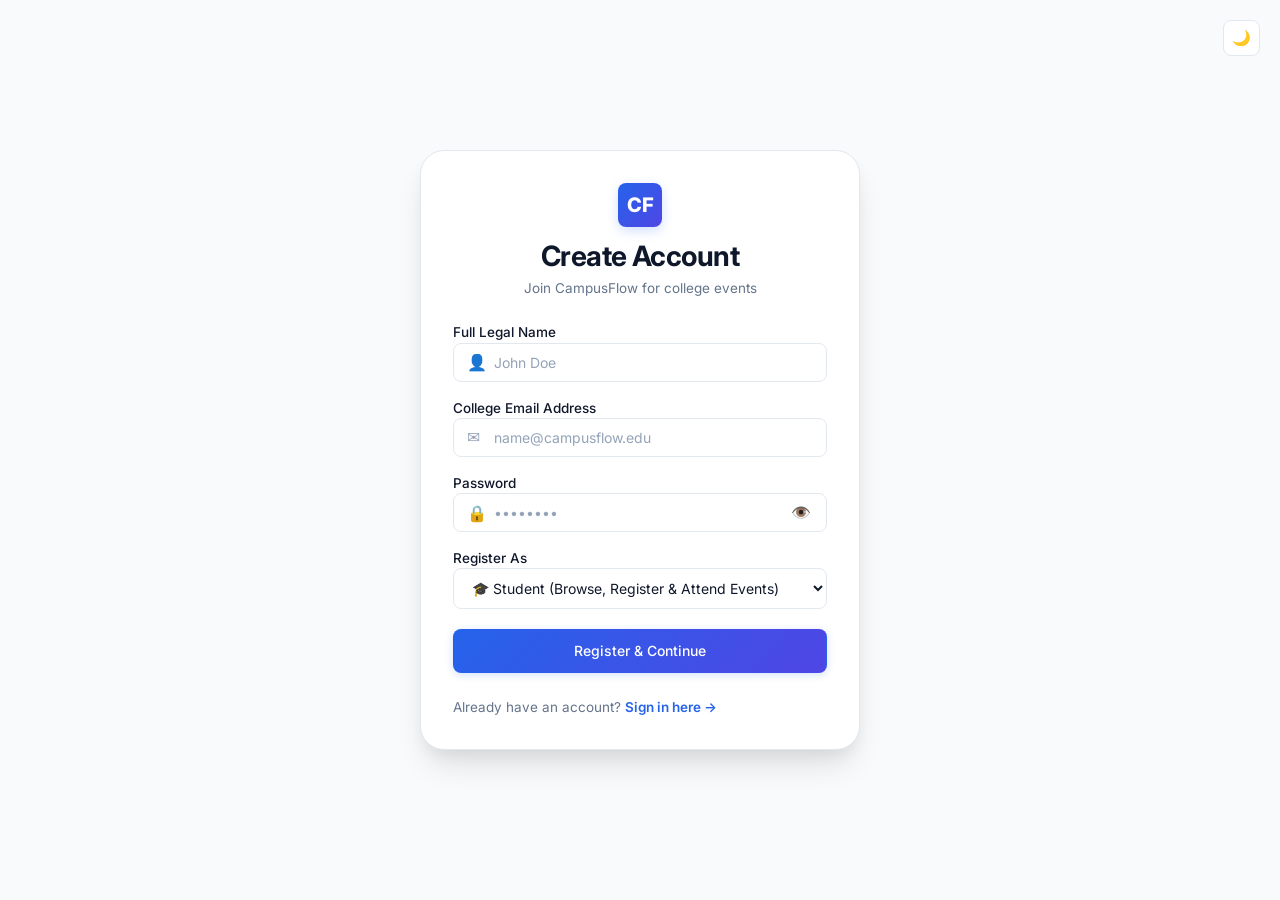
<file: register.html>
<!DOCTYPE html>
<html lang="en">
<head>
  <meta charset="UTF-8">
  <meta name="viewport" content="width=device-width, initial-scale=1.0">
  <title>Register - CampusFlow</title>
  <link rel="stylesheet" href="css/style.css">
</head>
<body>
  <div class="auth-container">

    <!-- Top Theme Toggle -->
    <div style="position: absolute; top: 20px; right: 20px;">
      <button id="theme-toggle-btn" class="btn-icon" title="Toggle Theme">
        <span class="theme-toggle-icon">🌙</span>
      </button>
    </div>

    <div class="auth-card">
      <div class="auth-header">
        <div class="brand-icon" style="margin: 0 auto var(--space-12) auto; width: 44px; height: 44px; font-size: 20px;">CF</div>
        <h2>Create Account</h2>
        <p class="text-sm text-muted mt-4">Join CampusFlow for college events</p>
      </div>

      <div id="alert-box" class="badge badge-danger" style="display: none; width: 100%; padding: var(--space-12); font-size: 13px;"></div>
      <div id="success-box" class="badge badge-success" style="display: none; width: 100%; padding: var(--space-12); font-size: 13px;"></div>

      <form id="register-form" class="flex-col flex-gap-16">
        <div>
          <label for="name">Full Legal Name</label>
          <div class="input-with-icon">
            <span class="input-icon">👤</span>
            <input type="text" id="name" required placeholder="John Doe" autocomplete="name">
          </div>
        </div>

        <div>
          <label for="email">College Email Address</label>
          <div class="input-with-icon">
            <span class="input-icon">✉️</span>
            <input type="email" id="email" required placeholder="name@campusflow.edu" autocomplete="email">
          </div>
        </div>

        <div>
          <label for="password">Password</label>
          <div class="input-with-icon">
            <span class="input-icon">🔒</span>
            <input type="password" id="password" required placeholder="••••••••" autocomplete="new-password">
            <button type="button" id="toggle-pwd-btn" class="password-toggle-btn" title="Show/Hide Password">👁️</button>
          </div>
        </div>

        <div>
          <label for="role">Register As</label>
          <select id="role" required>
            <option value="student">🎓 Student (Browse, Register &amp; Attend Events)</option>
            <option value="organizer">⚡ Event Organizer (Create, Edit &amp; Manage Events)</option>
            <option value="volunteer">🛡️ Event Volunteer (Scan Tickets &amp; Gate Check-In)</option>
          </select>
        </div>

        <button type="submit" class="btn btn-primary w-full" style="padding: 12px; margin-top: var(--space-4);">Register &amp; Continue</button>
      </form>

      <div class="text-center text-sm text-muted">
        Already have an account? <a href="login.html" style="color: var(--color-accent); text-decoration: none; font-weight: 600;">Sign in here &rarr;</a>
      </div>
    </div>
  </div>

  <script type="module">
    import { createUser, setCurrentUser, getStoredTheme, setStoredTheme } from './js/data.js';
    import { redirectUser } from './js/layout.js';

    // Theme initialization
    const theme = getStoredTheme();
    document.documentElement.setAttribute('data-theme', theme);
    document.querySelector('.theme-toggle-icon').textContent = theme === 'dark' ? '☀️' : '🌙';

    document.getElementById('theme-toggle-btn').addEventListener('click', () => {
      const cur = document.documentElement.getAttribute('data-theme') || 'light';
      const next = cur === 'dark' ? 'light' : 'dark';
      document.documentElement.setAttribute('data-theme', next);
      setStoredTheme(next);
      document.querySelector('.theme-toggle-icon').textContent = next === 'dark' ? '☀️' : '🌙';
    });

    // Password visibility toggle
    const pwdInput = document.getElementById('password');
    const pwdToggle = document.getElementById('toggle-pwd-btn');
    pwdToggle.addEventListener('click', () => {
      if (pwdInput.type === 'password') {
        pwdInput.type = 'text';
        pwdToggle.textContent = '🙈';
      } else {
        pwdInput.type = 'password';
        pwdToggle.textContent = '👁️';
      }
    });

    // Registration Form Handler
    document.getElementById('register-form').addEventListener('submit', (e) => {
      e.preventDefault();
      const name = document.getElementById('name').value.trim();
      const email = document.getElementById('email').value.trim();
      const password = document.getElementById('password').value;
      const role = document.getElementById('role').value;

      const alertBox = document.getElementById('alert-box');
      const successBox = document.getElementById('success-box');

      alertBox.style.display = 'none';
      successBox.style.display = 'none';

      try {
        const newUser = createUser(name, email, password, role);
        successBox.textContent = '✓ Account created successfully! Launching your space...';
        successBox.style.display = 'block';

        // Auto sign in
        setCurrentUser(newUser);
        setTimeout(() => {
          redirectUser(newUser.role);
        }, 1200);
      } catch (err) {
        alertBox.textContent = err.message || 'Registration failed.';
        alertBox.style.display = 'block';
      }
    });
  </script>
</body>
</html>
</file>
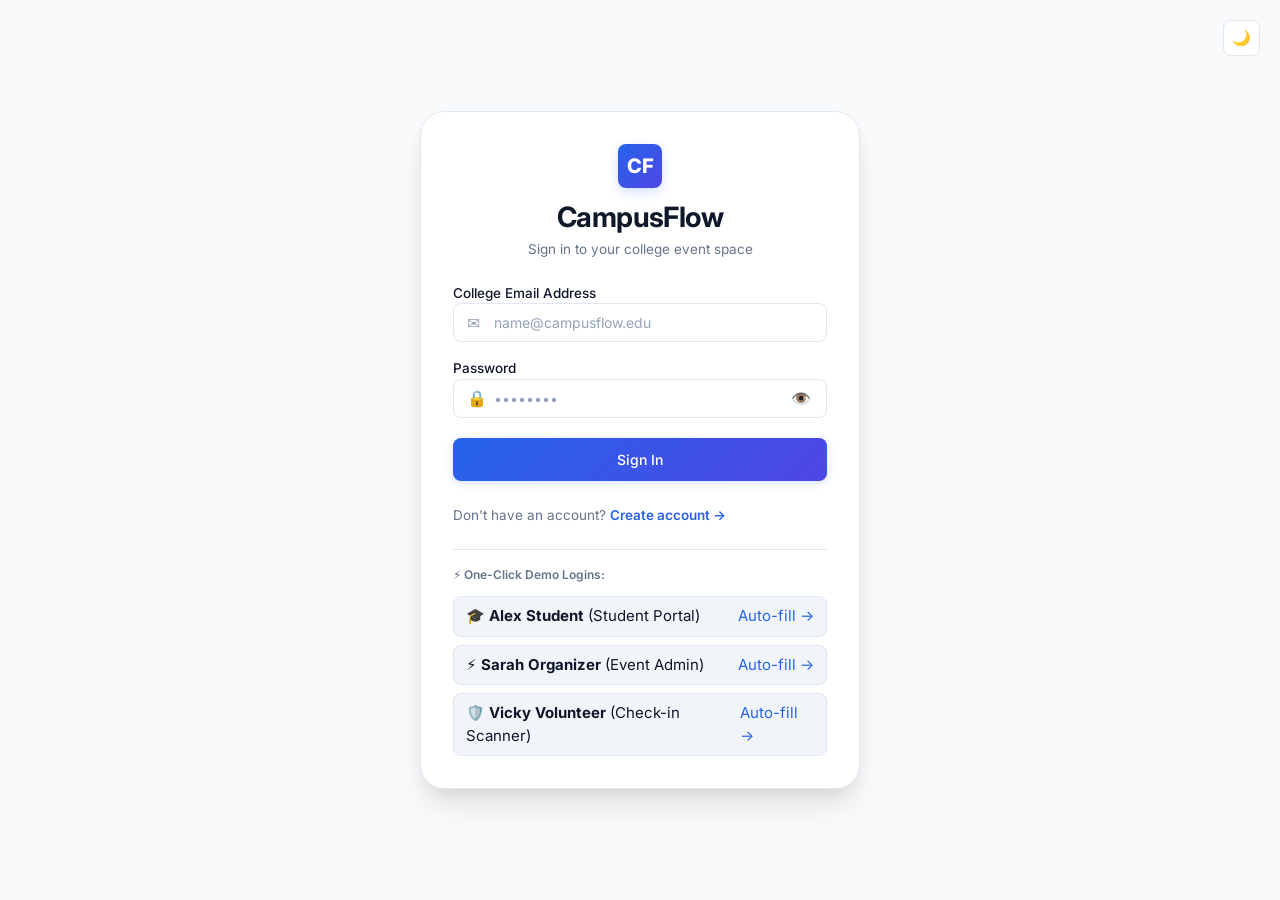
<file: schedule.html>
<!DOCTYPE html>
<html lang="en">
<head>
  <meta charset="UTF-8">
  <meta name="viewport" content="width=device-width, initial-scale=1.0">
  <title>Event Schedule - CampusFlow</title>
  <link rel="stylesheet" href="css/style.css">
  <style>
    /* Custom vertical timeline styling */
    .timeline {
      position: relative;
      padding-left: 28px;
      margin: var(--space-20) 0;
      border-left: 2px solid var(--border-color);
    }
    
    .timeline-item {
      position: relative;
      margin-bottom: var(--space-24);
      padding-bottom: var(--space-8);
      animation: fadeIn 0.3s ease-out;
    }
    
    .timeline-item::before {
      content: '';
      position: absolute;
      left: -37px;
      top: 2px;
      width: 16px;
      height: 16px;
      border-radius: 50%;
      background: var(--bg-card);
      border: 3px solid var(--color-accent);
      box-shadow: 0 0 0 3px var(--color-accent-light);
    }

    .timeline-time {
      font-size: 13px;
      font-weight: 700;
      color: var(--color-accent);
      display: inline-block;
      margin-bottom: 2px;
      background: var(--color-accent-light);
      padding: 2px 8px;
      border-radius: var(--radius-full);
    }

    .timeline-title {
      font-size: 16px;
      font-weight: 600;
      color: var(--text-main);
      margin-top: 4px;
    }

    .timeline-venue {
      font-size: 13px;
      color: var(--text-muted);
      margin-top: 4px;
      display: flex;
      align-items: center;
      gap: 4px;
    }
  </style>
</head>
<body>
  <div class="layout-container">
    <!-- Header -->
    <div id="app-header"></div>
    
    <!-- Sidebar -->
    <div id="app-sidebar"></div>

    <!-- Main Content Area -->
    <main class="main-content">
      <div class="flex-row-between mb-24 flex-wrap" style="gap: var(--space-16);">
        <div>
          <h2>Event Schedule &amp; Calendar</h2>
          <p class="text-muted text-sm mt-4">Browse interactive monthly calendars, daily sessions, and stage timelines</p>
        </div>

        <!-- View Switcher -->
        <div class="flex-gap-8" style="background: var(--bg-surface); padding: 4px; border-radius: var(--radius-sm); border: 1px solid var(--border-color);">
          <button id="view-calendar-btn" class="btn btn-sm btn-primary">📅 Calendar View</button>
          <button id="view-timeline-btn" class="btn btn-sm btn-secondary" style="border: none;">⏳ Timeline View</button>
        </div>
      </div>

      <!-- ================= 1. CALENDAR VIEW SECTION ================= -->
      <div id="calendar-view-section">
        <div class="calendar-card mb-24">
          <div class="calendar-header flex-row-between">
            <h3 id="calendar-month-year" style="font-size: 20px;">September 2026</h3>
            <div class="flex-gap-8">
              <button id="prev-month-btn" class="btn-icon" title="Previous Month">&larr;</button>
              <button id="today-btn" class="btn btn-secondary btn-sm">Today</button>
              <button id="next-month-btn" class="btn-icon" title="Next Month">&rarr;</button>
            </div>
          </div>

          <!-- Weekdays -->
          <div class="calendar-weekdays">
            <div>Sun</div>
            <div>Mon</div>
            <div>Tue</div>
            <div>Wed</div>
            <div>Thu</div>
            <div>Fri</div>
            <div>Sat</div>
          </div>

          <!-- Calendar Grid -->
          <div class="calendar-grid" id="calendar-grid">
            <!-- Rendered dynamically -->
          </div>
        </div>

        <!-- Selected Day's Events Drawer -->
        <div class="card" id="selected-day-events" style="display: none;">
          <div class="flex-row-between mb-16">
            <h3 id="selected-day-title">Events on this day</h3>
            <span class="badge badge-primary" id="selected-day-count">0 Events</span>
          </div>
          <div id="selected-day-list" class="grid-2" style="gap: var(--space-16);">
            <!-- Populated on date click -->
          </div>
        </div>
      </div>

      <!-- ================= 2. TIMELINE VIEW SECTION ================= -->
      <div id="timeline-view-section" style="display: none;">
        <div class="card mb-24">
          <div style="max-width: 480px;">
            <label for="schedule-event-select">Select an Event to View Agenda &amp; Timeline</label>
            <select id="schedule-event-select">
              <!-- Populated dynamically -->
            </select>
          </div>
        </div>

        <!-- Timeline Card -->
        <div class="card" id="timeline-card" style="display: none;">
          <div class="flex-row-between flex-wrap mb-16" style="border-bottom: 1px solid var(--border-color); padding-bottom: var(--space-16); gap: var(--space-8);">
            <div>
              <h3 id="selected-event-title" style="font-size: 20px;">Event Title</h3>
              <p class="text-sm text-muted mt-4" id="selected-event-info">Date | Venue</p>
            </div>
            <div class="flex-gap-8 items-center">
              <span class="badge badge-primary" id="selected-event-category">Category</span>
              <a id="selected-event-link" href="#" class="btn btn-secondary btn-sm">View Details</a>
            </div>
          </div>

          <div class="timeline" id="timeline-container">
            <!-- Populated dynamically -->
          </div>
        </div>
      </div>

    </main>
  </div>

  <script type="module" src="js/layout.js"></script>
  <script type="module">
    import { getEvents, getEventById } from './js/data.js';

    let events = [];
    let currentMonthDate = new Date(2026, 8, 1); // Default to Sept 2026 (where seeded events are)
    let selectedDateStr = null;

    function init() {
      events = getEvents();

      // View Switcher Handlers
      const calBtn = document.getElementById('view-calendar-btn');
      const timeBtn = document.getElementById('view-timeline-btn');
      const calSection = document.getElementById('calendar-view-section');
      const timeSection = document.getElementById('timeline-view-section');

      calBtn.addEventListener('click', () => {
        calBtn.className = 'btn btn-sm btn-primary';
        timeBtn.className = 'btn btn-sm btn-secondary';
        timeBtn.style.border = 'none';
        calSection.style.display = 'block';
        timeSection.style.display = 'none';
      });

      timeBtn.addEventListener('click', () => {
        timeBtn.className = 'btn btn-sm btn-primary';
        calBtn.className = 'btn btn-sm btn-secondary';
        calBtn.style.border = 'none';
        calSection.style.display = 'none';
        timeSection.style.display = 'block';
      });

      // Calendar Navigation Handlers
      document.getElementById('prev-month-btn').addEventListener('click', () => {
        currentMonthDate.setMonth(currentMonthDate.getMonth() - 1);
        renderCalendar();
      });

      document.getElementById('next-month-btn').addEventListener('click', () => {
        currentMonthDate.setMonth(currentMonthDate.getMonth() + 1);
        renderCalendar();
      });

      document.getElementById('today-btn').addEventListener('click', () => {
        currentMonthDate = new Date(2026, 8, 9); // current app reference date
        renderCalendar();
      });

      // Populate Timeline Dropdown
      const select = document.getElementById('schedule-event-select');
      select.innerHTML = '<option value="">-- Choose an Event --</option>';
      events.forEach(e => {
        const option = document.createElement('option');
        option.value = e.id;
        option.textContent = `${e.title} (${e.date})`;
        select.appendChild(option);
      });

      select.addEventListener('change', (e) => {
        const id = e.target.value;
        if (id) {
          renderTimeline(id);
        } else {
          document.getElementById('timeline-card').style.display = 'none';
        }
      });

      // Check query string
      const params = new URLSearchParams(window.location.search);
      const queryId = params.get('eventId');
      if (queryId) {
        timeBtn.click();
        select.value = queryId;
        renderTimeline(queryId);
      }

      renderCalendar();
    }

    function renderCalendar() {
      const year = currentMonthDate.getFullYear();
      const month = currentMonthDate.getMonth();

      const monthNames = ["January", "February", "March", "April", "May", "June", "July", "August", "September", "October", "November", "December"];
      document.getElementById('calendar-month-year').textContent = `${monthNames[month]} ${year}`;

      const grid = document.getElementById('calendar-grid');
      grid.innerHTML = '';

      const firstDayIndex = new Date(year, month, 1).getDay();
      const totalDays = new Date(year, month + 1, 0).getDate();
      const prevMonthDays = new Date(year, month, 0).getDate();

      const todayStr = '2026-09-09';

      // 1. Previous Month Spillover Days
      for (let i = firstDayIndex - 1; i >= 0; i--) {
        const dayNum = prevMonthDays - i;
        const cell = document.createElement('div');
        cell.className = 'calendar-day other-month';
        cell.innerHTML = `<span class="day-number text-muted">${dayNum}</span>`;
        grid.appendChild(cell);
      }

      // 2. Current Month Days
      for (let day = 1; day <= totalDays; day++) {
        const dayStr = `${year}-${String(month + 1).padStart(2, '0')}-${String(day).padStart(2, '0')}`;
        const dayEvents = events.filter(e => e.date === dayStr);

        const cell = document.createElement('div');
        cell.className = 'calendar-day';
        if (dayStr === todayStr) cell.classList.add('today');
        if (dayStr === selectedDateStr) cell.classList.add('selected');

        let eventsHtml = '';
        if (dayEvents.length > 0) {
          eventsHtml = '<div class="day-events">';
          dayEvents.slice(0, 2).forEach(ev => {
            const catClass = ev.category === 'Technical' ? 'dot-technical' : (ev.category === 'Cultural' ? 'dot-cultural' : 'dot-sports');
            eventsHtml += `<div class="event-dot-item ${catClass}">${ev.title}</div>`;
          });
          if (dayEvents.length > 2) {
            eventsHtml += `<div class="event-dot-item" style="background: var(--bg-surface); color: var(--text-muted);">+${dayEvents.length - 2} more</div>`;
          }
          eventsHtml += '</div>';
        }

        cell.innerHTML = `
          <span class="day-number">${day}</span>
          ${eventsHtml}
        `;

        cell.addEventListener('click', () => {
          selectedDateStr = dayStr;
          document.querySelectorAll('.calendar-day').forEach(d => d.classList.remove('selected'));
          cell.classList.add('selected');
          renderSelectedDayEvents(dayStr, dayEvents);
        });

        grid.appendChild(cell);
      }

      // Automatically select Sept 10 on first load
      if (!selectedDateStr) {
        selectedDateStr = '2026-09-10';
        const day10Events = events.filter(e => e.date === '2026-09-10');
        renderSelectedDayEvents('2026-09-10', day10Events);
      }
    }

    function renderSelectedDayEvents(dateStr, dayEvents) {
      const container = document.getElementById('selected-day-events');
      const list = document.getElementById('selected-day-list');
      const title = document.getElementById('selected-day-title');
      const countBadge = document.getElementById('selected-day-count');

      const dateObj = new Date(dateStr + 'T00:00:00');
      const formattedDate = dateObj.toLocaleDateString('en-US', {
        weekday: 'long',
        month: 'long',
        day: 'numeric',
        year: 'numeric'
      });

      title.textContent = `Schedule for ${formattedDate}`;
      countBadge.textContent = `${dayEvents.length} Event${dayEvents.length === 1 ? '' : 's'}`;
      list.innerHTML = '';

      if (dayEvents.length === 0) {
        list.innerHTML = `<p class="text-muted text-sm" style="grid-column: span 2;">No campus events scheduled on this date.</p>`;
      } else {
        dayEvents.forEach(ev => {
          const cardHtml = `
            <div class="card" style="padding: var(--space-16); background: var(--bg-surface);">
              <div class="flex-row-between mb-8">
                <span class="badge badge-primary text-xs">${ev.category}</span>
                <span class="badge badge-default text-xs">🕒 ${ev.time}</span>
              </div>
              <h4 style="font-size: 16px;">${ev.title}</h4>
              <p class="text-xs text-muted mt-4">📍 ${ev.venue}</p>
              <div class="flex-gap-8 mt-12">
                <a href="event-details.html?id=${ev.id}" class="btn btn-primary btn-sm" style="flex: 1;">View Details</a>
                <button class="btn btn-secondary btn-sm jump-timeline-btn" data-event-id="${ev.id}">View Agenda</button>
              </div>
            </div>
          `;
          list.insertAdjacentHTML('beforeend', cardHtml);
        });

        // Hook jump timeline buttons
        document.querySelectorAll('.jump-timeline-btn').forEach(btn => {
          btn.addEventListener('click', (e) => {
            const evId = btn.dataset.eventId;
            document.getElementById('view-timeline-btn').click();
            const select = document.getElementById('schedule-event-select');
            select.value = evId;
            renderTimeline(evId);
          });
        });
      }

      container.style.display = 'block';
    }

    function renderTimeline(eventId) {
      const event = getEventById(eventId);
      if (!event) return;

      document.getElementById('selected-event-title').textContent = event.title;
      
      const dateStr = new Date(event.date).toLocaleDateString('en-US', {
        weekday: 'long',
        month: 'long',
        day: 'numeric',
        year: 'numeric'
      });
      document.getElementById('selected-event-info').textContent = `📅 ${dateStr} • ⏰ Starting at ${event.time} • 📍 ${event.venue}`;
      document.getElementById('selected-event-category').textContent = event.category;
      document.getElementById('selected-event-link').href = `event-details.html?id=${event.id}`;

      const timelineContainer = document.getElementById('timeline-container');
      timelineContainer.innerHTML = '';

      const sessions = generateSessions(event);
      
      sessions.forEach(session => {
        const item = `
          <div class="timeline-item">
            <span class="timeline-time">${session.time}</span>
            <div class="timeline-title">${session.title}</div>
            <p class="text-sm text-muted mt-4" style="line-height: 1.4;">${session.desc}</p>
            <div class="timeline-venue">📍 <span>${session.venue}</span></div>
          </div>
        `;
        timelineContainer.insertAdjacentHTML('beforeend', item);
      });

      document.getElementById('timeline-card').style.display = 'block';
    }

    function generateSessions(event) {
      const baseHour = parseInt(event.time.split(':')[0]) || 9;
      const baseMin = event.time.split(':')[1] || '00';
      
      const formatTime = (hourOffset) => {
        let hr = baseHour + hourOffset;
        let period = 'AM';
        if (hr >= 12) {
          period = 'PM';
          if (hr > 12) hr -= 12;
        } else if (hr === 0) {
          hr = 12;
        }
        return `${String(hr).padStart(2, '0')}:${baseMin} ${period}`;
      };

      if (event.category === 'Technical') {
        return [
          {
            time: formatTime(0),
            title: "Participant Check-in & Pass Verification",
            desc: "Register at the front foyer, verify your QR/code, and collect digital badges and swag kits.",
            venue: "Entrance Foyer"
          },
          {
            time: formatTime(1),
            title: "Opening Ceremony & Problem Briefing",
            desc: "Opening keynote by the chief guest followed by instructions on guidelines, rules, and problem tracks.",
            venue: event.venue
          },
          {
            time: formatTime(2),
            title: "Lab Setup & Initial Pitch",
            desc: "Configure machines, clone starter repositories, and pitch team concepts to industry mentors.",
            venue: "Computer Labs 1 & 2"
          },
          {
            time: formatTime(4),
            title: "Mid-Day Evaluation & Lunch",
            desc: "Submit initial architecture drafts and take a lunch break with fellow innovators.",
            venue: "Campus Cafeteria"
          },
          {
            time: formatTime(6),
            title: "Deep Hacking / Prototyping Block",
            desc: "Deep development and prototype coding session. Technical mentors provide assistance.",
            venue: "Computer Labs 1 & 2"
          },
          {
            time: formatTime(8),
            title: "Live Demonstrations & Award Ceremony",
            desc: "Top shortlisted teams present live demos to the jury. Winners announced with certificates.",
            venue: event.venue
          }
        ];
      } else if (event.category === 'Cultural') {
        return [
          {
            time: formatTime(0),
            title: "Seating Open & Sound Checks",
            desc: "Doors open for spectators. Performers finalize sound stages and adjust lighting.",
            venue: event.venue
          },
          {
            time: formatTime(1),
            title: "Inaugural Performance & Traditional Lamp",
            desc: "Opening traditional dance and lighting of the lamp ceremony by department heads.",
            venue: event.venue
          },
          {
            time: formatTime(2),
            title: "Battle of the Bands / Acoustic Acts",
            desc: "Music ensembles and live instrumental performances.",
            venue: event.venue
          },
          {
            time: formatTime(4),
            title: "Snack Break & Art Exhibitions",
            desc: "Exhibition stalls open outside the theatre. Refreshments served.",
            venue: "Open Lawn Area"
          },
          {
            time: formatTime(5),
            title: "Theatricals & Choreography Segment",
            desc: "Dramatic plays, mono-acts, and group dance routines.",
            venue: event.venue
          },
          {
            time: formatTime(7),
            title: "Valedictory & Closing Jams",
            desc: "DJ tracks, judges' feedback announcements, and trophy distributions.",
            venue: event.venue
          }
        ];
      } else {
        return [
          {
            time: formatTime(0),
            title: "Athlete Sign-in & Warmups",
            desc: "Teams check-in with referee sheets, verify equipment, and perform warmups on court.",
            venue: event.venue
          },
          {
            time: formatTime(1),
            title: "Knockout Round 1 Matches",
            desc: "First sets of matches running concurrently across fields/courts.",
            venue: "Play Fields / Courts"
          },
          {
            time: formatTime(3),
            title: "Semifinals & Tactics Briefing",
            desc: "Top advancing players/teams clash. Sports drinks and hydration provided.",
            venue: "Main Court"
          },
          {
            time: formatTime(5),
            title: "Lunch & Rest Break",
            desc: "Re-energize for finals. Open court drills.",
            venue: "Athletics Cafeteria"
          },
          {
            time: formatTime(6),
            title: "Grand Finals Clash",
            desc: "Final championship showdown match under referee supervision.",
            venue: "Main Court"
          },
          {
            time: formatTime(7),
            title: "Prize Distribution Ceremony",
            desc: "Medals, runner-up badges, and championship cup distribution.",
            venue: event.venue
          }
        ];
      }
    }

    document.addEventListener('DOMContentLoaded', init);
  </script>
</body>
</html>
</file>
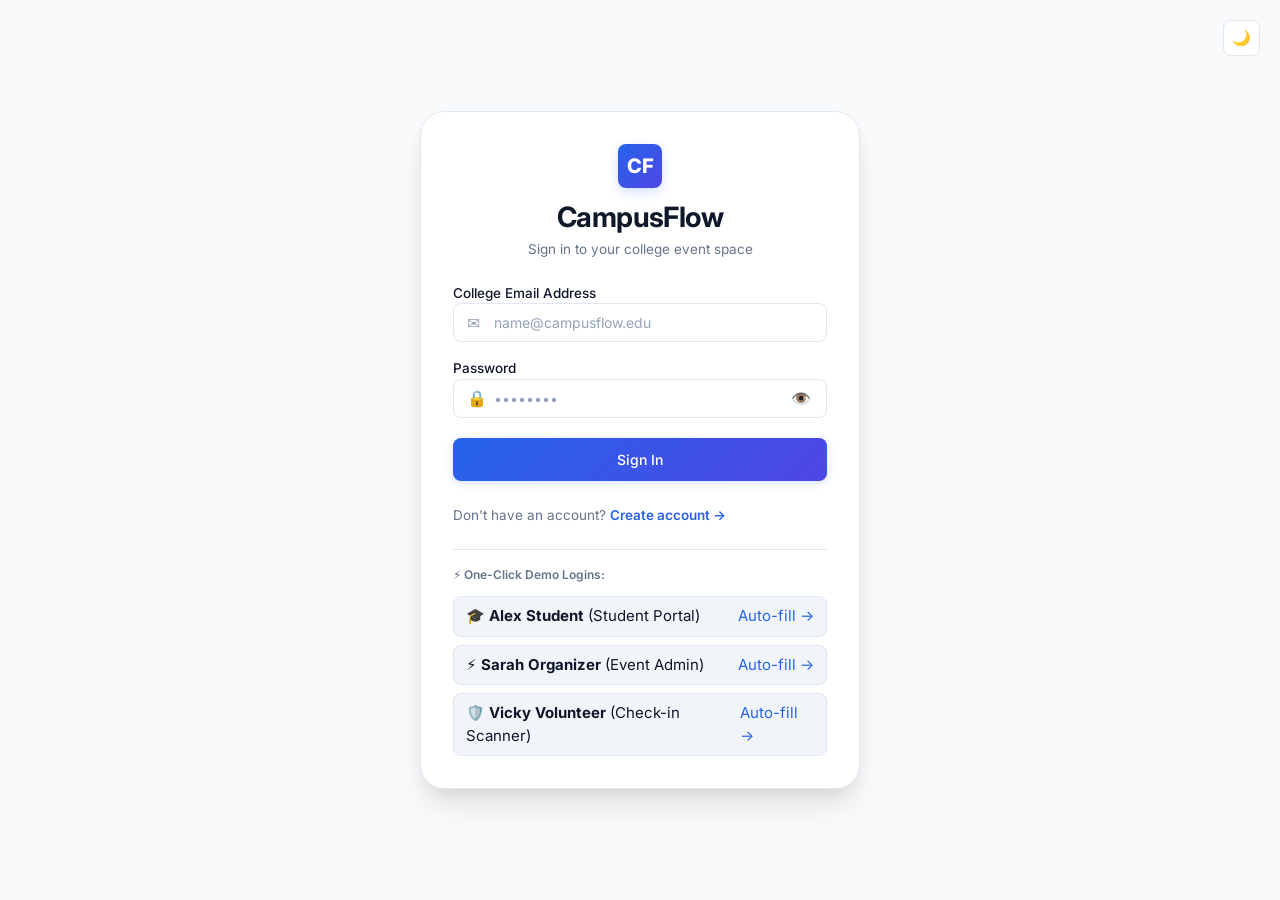
<file: student-dashboard.html>
<!DOCTYPE html>
<html lang="en">
<head>
  <meta charset="UTF-8">
  <meta name="viewport" content="width=device-width, initial-scale=1.0">
  <title>Student Dashboard - CampusFlow</title>
  <link rel="stylesheet" href="css/style.css">
</head>
<body>
  <div class="layout-container">
    <!-- Header -->
    <div id="app-header"></div>
    
    <!-- Sidebar -->
    <div id="app-sidebar"></div>

    <!-- Main Content Area -->
    <main class="main-content">
      <div class="flex-row-between mb-24 flex-wrap" style="gap: var(--space-16);">
        <div>
          <h2 id="welcome-message">Welcome back, Student</h2>
          <p class="text-muted text-sm mt-4">Access your QR tickets, event reminders, certificates, and saved events</p>
        </div>
        <a href="events.html" class="btn btn-primary btn-sm">+ Explore More Events</a>
      </div>

      <!-- Quick Stat Summary Cards -->
      <div class="grid-3 mb-24" style="grid-template-columns: repeat(3, 1fr);">
        <div class="stat-card">
          <div class="stat-icon primary">🎟️</div>
          <div class="stat-info">
            <span class="stat-val" id="stat-upcoming-count">0</span>
            <span class="stat-label">Upcoming Passes</span>
          </div>
        </div>
        <div class="stat-card">
          <div class="stat-icon success">🏆</div>
          <div class="stat-info">
            <span class="stat-val" id="stat-attended-count">0</span>
            <span class="stat-label">Completed &amp; Certificates</span>
          </div>
        </div>
        <div class="stat-card">
          <div class="stat-icon warning">❤️</div>
          <div class="stat-info">
            <span class="stat-val" id="stat-saved-count">0</span>
            <span class="stat-label">Bookmarked Events</span>
          </div>
        </div>
      </div>

      <!-- Main 2-Column Grid -->
      <div class="grid-3" style="grid-template-columns: 2fr 1fr; gap: var(--space-24);">
        <!-- Left: Registrations & Bookmarks -->
        <div style="display: flex; flex-direction: column; gap: var(--space-24);">
          
          <!-- Upcoming Events -->
          <div>
            <div class="flex-row-between mb-16">
              <h3>Upcoming Registered Events</h3>
              <span class="badge badge-primary text-xs" id="upcoming-badge">Active</span>
            </div>
            <div id="upcoming-events-list" style="display: flex; flex-direction: column; gap: var(--space-16);">
              <!-- Rendered dynamically -->
            </div>
          </div>

          <!-- Saved / Bookmarked Events -->
          <div>
            <div class="flex-row-between mb-16">
              <h3>Saved &amp; Bookmarked</h3>
              <a href="events.html" class="text-sm text-accent font-medium" style="text-decoration: none;">View all &rarr;</a>
            </div>
            <div id="saved-events-list" style="display: flex; flex-direction: column; gap: var(--space-16);">
              <!-- Rendered dynamically -->
            </div>
          </div>

          <!-- Past Events & Certificates -->
          <div>
            <div class="flex-row-between mb-16">
              <h3>Past Events &amp; Certificates</h3>
              <span class="badge badge-default text-xs">History</span>
            </div>
            <div id="past-events-list" style="display: flex; flex-direction: column; gap: var(--space-16);">
              <!-- Rendered dynamically -->
            </div>
          </div>
        </div>

        <!-- Right: Announcements Feed -->
        <div style="display: flex; flex-direction: column; gap: var(--space-24);">
          <div class="card">
            <div class="flex-row-between mb-16">
              <h3>Event Bulletins</h3>
              <span class="badge badge-info text-xs">Live</span>
            </div>
            <div id="announcements-list" style="display: flex; flex-direction: column; gap: var(--space-16); max-height: 480px; overflow-y: auto; padding-right: 4px;">
              <!-- Rendered dynamically -->
            </div>
          </div>
        </div>
      </div>

      <!-- ================= MODALS ================= -->

      <!-- 1. QR Ticket Modal -->
      <div id="qr-modal" class="modal-overlay">
        <div class="modal-card" style="max-width: 440px;">
          <div class="flex-row-between mb-16">
            <h3>Digital Event Pass</h3>
            <button id="close-qr-modal" class="btn-icon" style="border: none;">✕</button>
          </div>
          
          <div class="qr-ticket-card">
            <h4 id="qr-event-title" style="font-size: 18px;">Tech Hackfest 2026</h4>
            <p id="qr-student-name" class="text-sm text-muted mt-4">Attendee: Alex Student</p>
            
            <!-- Dynamic QR Code SVG Canvas -->
            <div id="qr-svg-container" class="qr-canvas-box"></div>

            <div style="font-size: 24px; font-weight: 800; letter-spacing: 3px; color: var(--color-accent);" id="qr-code-text">
              CF-TECH
            </div>
            <p class="text-xs text-muted mt-8">Show this QR code or alphanumeric ticket ID to the volunteer desk for venue entry.</p>
          </div>

          <div class="flex-gap-12 mt-20">
            <button id="ics-ticket-btn" class="btn btn-secondary btn-sm" style="flex: 1;">📅 Add to Calendar</button>
            <button id="print-ticket-btn" class="btn btn-primary btn-sm" style="flex: 1;">🖨️ Print Ticket</button>
          </div>
        </div>
      </div>

      <!-- 2. Feedback Modal -->
      <div id="feedback-modal" class="modal-overlay">
        <div class="modal-card" style="max-width: 500px;">
          <div class="flex-row-between mb-16">
            <h3 id="feedback-title">Submit Feedback</h3>
            <button id="close-feedback-btn" class="btn-icon" style="border: none;">✕</button>
          </div>
          <form id="feedback-form" style="display: flex; flex-direction: column; gap: var(--space-16);">
            <input type="hidden" id="feedback-event-id">
            <div>
              <label for="rating-overall">Overall Event Experience (1-5)</label>
              <select id="rating-overall" required>
                <option value="5">⭐⭐⭐⭐⭐ 5 - Outstanding</option>
                <option value="4">⭐⭐⭐⭐ 4 - Very Good</option>
                <option value="3">⭐⭐⭐ 3 - Good</option>
                <option value="2">⭐⭐ 2 - Fair</option>
                <option value="1">⭐ 1 - Poor</option>
              </select>
            </div>
            <div>
              <label for="rating-org">Organization &amp; Management (1-5)</label>
              <select id="rating-org" required>
                <option value="5">5 - Well organized &amp; prompt</option>
                <option value="4">4 - Good organization</option>
                <option value="3">3 - Satisfactory</option>
                <option value="2">2 - Needs improvement</option>
                <option value="1">1 - Poor coordination</option>
              </select>
            </div>
            <div>
              <label for="rating-venue">Venue &amp; Facilities (1-5)</label>
              <select id="rating-venue" required>
                <option value="5">5 - Excellent acoustics &amp; seating</option>
                <option value="4">4 - Good facilities</option>
                <option value="3">3 - Adequate</option>
                <option value="2">2 - Cramped / Audio issues</option>
                <option value="1">1 - Unsatisfactory</option>
              </select>
            </div>
            <div>
              <label for="feedback-suggestions">Suggestions &amp; Highlights</label>
              <textarea id="feedback-suggestions" rows="3" placeholder="What stood out? What can be enhanced in future editions?"></textarea>
            </div>
            <button type="submit" class="btn btn-primary" style="width: 100%;">Submit Feedback</button>
          </form>
        </div>
      </div>

    </main>
  </div>

  <script type="module" src="js/layout.js"></script>
  <script type="module">
    import { 
      getCurrentUser, 
      getRegistrationsByUser, 
      getEventById, 
      cancelRegistration, 
      getAnnouncements,
      getFeedback,
      addFeedback,
      getBookmarks,
      downloadICS
    } from './js/data.js';
    import { showToast, showConfirm } from './js/layout.js';
    import { generateQRCodeSVG } from './js/qr.js';

    let currentUser = null;
    let currentTicketEvent = null;

    function init() {
      currentUser = getCurrentUser();
      if (!currentUser || currentUser.role !== 'student') {
        window.location.href = 'login.html';
        return;
      }

      document.getElementById('welcome-message').textContent = `Welcome back, ${currentUser.name}`;
      
      renderDashboard();

      // Modal Events
      document.getElementById('close-qr-modal').addEventListener('click', () => toggleModal('qr-modal', false));
      document.getElementById('close-feedback-btn').addEventListener('click', () => toggleModal('feedback-modal', false));
      document.getElementById('feedback-form').addEventListener('submit', handleFeedbackSubmit);
      
      document.getElementById('print-ticket-btn').addEventListener('click', () => window.print());
      document.getElementById('ics-ticket-btn').addEventListener('click', () => {
        if (currentTicketEvent) {
          downloadICS(currentTicketEvent);
          showToast('Calendar invite downloaded', 'info', 2000);
        }
      });
    }

    function toggleModal(id, show) {
      const modal = document.getElementById(id);
      if (show) modal.classList.add('active');
      else modal.classList.remove('active');
    }

    function renderDashboard() {
      const regs = getRegistrationsByUser(currentUser.id).filter(r => r.status === 'registered');
      const upcomingList = document.getElementById('upcoming-events-list');
      const pastList = document.getElementById('past-events-list');
      const savedList = document.getElementById('saved-events-list');
      const announcementsList = document.getElementById('announcements-list');

      upcomingList.innerHTML = '';
      pastList.innerHTML = '';
      savedList.innerHTML = '';
      announcementsList.innerHTML = '';

      const now = new Date();
      const registeredEventIds = regs.map(r => r.eventId);

      let upcomingCount = 0;
      let attendedCount = 0;

      // 1. Render Registered Events
      regs.forEach(reg => {
        const event = getEventById(reg.eventId);
        if (!event) return;

        const eventDate = new Date(event.date + 'T' + event.time);
        const isPast = eventDate < now;

        const dateStr = new Date(event.date).toLocaleDateString('en-US', {
          month: 'short',
          day: 'numeric',
          year: 'numeric'
        });

        if (!isPast) {
          upcomingCount++;
          const cardHtml = `
            <div class="card" style="padding: var(--space-20);">
              <div class="flex-row-between flex-wrap" style="gap: var(--space-12);">
                <div style="flex: 1; min-width: 200px;">
                  <div class="flex-gap-8 items-center mb-8">
                    <span class="badge badge-primary text-xs">${event.category}</span>
                    <span class="badge badge-success text-xs">Registered</span>
                  </div>
                  <h3 style="font-size: 18px;">${event.title}</h3>
                  <div class="text-xs text-muted mt-8" style="display: flex; flex-direction: column; gap: 4px;">
                    <div>📅 <strong>${dateStr}</strong> at ${event.time}</div>
                    <div>📍 ${event.venue}</div>
                  </div>
                </div>

                <div class="flex-gap-12 flex-wrap" style="align-items: center;">
                  <button class="btn btn-primary btn-sm view-qr-btn" data-reg-code="${reg.registrationCode}" data-event-id="${event.id}">
                    📱 View QR Ticket
                  </button>
                  <button class="btn btn-secondary btn-sm ics-dash-btn" data-event-id="${event.id}" title="Add to Calendar">
                    📅
                  </button>
                  <button class="btn btn-danger btn-sm cancel-btn" data-reg-id="${reg.id}" data-event-title="${event.title}">
                    Cancel
                  </button>
                </div>
              </div>
            </div>
          `;
          upcomingList.insertAdjacentHTML('beforeend', cardHtml);
        } else {
          if (reg.checkedIn) attendedCount++;

          const feedbacks = getFeedback();
          const submittedFeedback = feedbacks.find(f => f.eventId === event.id && f.userId === currentUser.id);

          let actionButtons = '';
          if (reg.checkedIn) {
            if (event.certificatesAvailable) {
              actionButtons += `<a href="certificate.html?regId=${reg.id}" class="btn btn-primary btn-sm" target="_blank">🎓 Certificate</a>`;
            } else {
              actionButtons += `<span class="badge badge-success text-xs">Attended</span>`;
            }
          } else {
            actionButtons += `<span class="badge badge-danger text-xs">Absent / Not Checked In</span>`;
          }

          if (submittedFeedback) {
            actionButtons += `<span class="badge badge-info text-xs">Feedback Sent (${submittedFeedback.rating} ★)</span>`;
          } else {
            actionButtons += `<button class="btn btn-secondary btn-sm feedback-btn" data-event-id="${event.id}" data-event-title="${event.title}">Feedback</button>`;
          }

          const cardHtml = `
            <div class="card" style="padding: var(--space-16);">
              <div class="flex-row-between flex-wrap" style="gap: var(--space-12);">
                <div>
                  <span class="badge badge-default text-xs">${event.category}</span>
                  <h4 style="margin-top: 4px; font-size: 16px;">${event.title}</h4>
                  <p class="text-xs text-muted mt-4">📅 Concluded on ${dateStr}</p>
                </div>
                <div class="flex-gap-8 flex-wrap" style="align-items: center;">
                  ${actionButtons}
                </div>
              </div>
            </div>
          `;
          pastList.insertAdjacentHTML('beforeend', cardHtml);
        }
      });

      if (upcomingCount === 0) {
        upcomingList.innerHTML = `<div class="card text-center" style="padding: var(--space-24);"><p class="text-muted text-sm">You have no upcoming registered events. <a href="events.html" style="color: var(--color-accent); font-weight: 600;">Browse and register for events &rarr;</a></p></div>`;
      }
      if (pastList.children.length === 0) {
        pastList.innerHTML = `<div class="card text-center" style="padding: var(--space-20);"><p class="text-muted text-sm">No past event attendances found.</p></div>`;
      }

      // 2. Render Saved / Bookmarked Events
      const bookmarks = getBookmarks();
      document.getElementById('stat-saved-count').textContent = bookmarks.length;
      document.getElementById('stat-upcoming-count').textContent = upcomingCount;
      document.getElementById('stat-attended-count').textContent = attendedCount;

      let savedRendered = 0;
      bookmarks.forEach(bookId => {
        const ev = getEventById(bookId);
        if (!ev) return;
        savedRendered++;
        const isRegistered = registeredEventIds.includes(ev.id);

        const cardHtml = `
          <div class="card" style="padding: var(--space-16); background: var(--bg-surface);">
            <div class="flex-row-between flex-wrap" style="gap: var(--space-8);">
              <div>
                <span class="badge badge-primary text-xs">${ev.category}</span>
                <h4 style="font-size: 16px; margin-top: 4px;">${ev.title}</h4>
                <p class="text-xs text-muted mt-2">📅 ${ev.date} • 📍 ${ev.venue}</p>
              </div>
              <div class="flex-gap-8">
                ${isRegistered 
                  ? `<span class="badge badge-success text-xs">Registered</span>` 
                  : `<a href="event-details.html?id=${ev.id}" class="btn btn-primary btn-sm">Register</a>`}
                <a href="event-details.html?id=${ev.id}" class="btn btn-secondary btn-sm">Details</a>
              </div>
            </div>
          </div>
        `;
        savedList.insertAdjacentHTML('beforeend', cardHtml);
      });

      if (savedRendered === 0) {
        savedList.innerHTML = `<div class="card text-center" style="padding: var(--space-20);"><p class="text-muted text-sm">No saved events yet. Click the heart icon on any event in <a href="events.html" style="color: var(--color-accent);">Explore Events</a> to bookmark it.</p></div>`;
      }

      // 3. Render Announcements
      const allAnn = getAnnouncements();
      const studentAnn = allAnn.filter(a => registeredEventIds.includes(a.eventId));
      studentAnn.sort((a, b) => new Date(b.createdAt) - new Date(a.createdAt));

      if (studentAnn.length === 0) {
        announcementsList.innerHTML = `<p class="text-muted text-sm text-center" style="padding: var(--space-24);">No new bulletins for your registered events.</p>`;
      } else {
        studentAnn.forEach(ann => {
          const event = getEventById(ann.eventId);
          const dateStr = new Date(ann.createdAt).toLocaleDateString('en-US', {
            month: 'short',
            day: 'numeric',
            hour: '2-digit',
            minute: '2-digit'
          });

          const annHtml = `
            <div style="border-bottom: 1px solid var(--border-color); padding-bottom: var(--space-12);">
              <div class="flex-row-between">
                <strong class="text-xs font-semibold text-accent">${event ? event.title : 'Campus Bulletin'}</strong>
                <span class="text-xs text-muted">${dateStr}</span>
              </div>
              <p class="text-xs mt-4" style="line-height: 1.4; color: var(--text-main);">${ann.message}</p>
            </div>
          `;
          announcementsList.insertAdjacentHTML('beforeend', annHtml);
        });
      }

      // Hook QR Ticket Clicks
      document.querySelectorAll('.view-qr-btn').forEach(btn => {
        btn.addEventListener('click', (e) => {
          const regCode = btn.dataset.regCode;
          const eventId = btn.dataset.eventId;
          openQRModal(regCode, eventId);
        });
      });

      // Hook ICS Clicks
      document.querySelectorAll('.ics-dash-btn').forEach(btn => {
        btn.addEventListener('click', (e) => {
          const ev = getEventById(btn.dataset.eventId);
          if (ev) {
            downloadICS(ev);
            showToast(`Calendar file downloaded for ${ev.title}`, 'info', 2000);
          }
        });
      });

      // Hook Cancel Clicks
      document.querySelectorAll('.cancel-btn').forEach(btn => {
        btn.addEventListener('click', (e) => {
          const regId = btn.dataset.regId;
          const title = btn.dataset.eventTitle;
          showConfirm(
            'Cancel Registration',
            `Are you sure you want to cancel your registration for "${title}"? Your seat will be released immediately.`,
            () => {
              cancelRegistration(regId);
              showToast('Registration cancelled and seat released', 'warning', 2500);
              renderDashboard();
            },
            'Yes, Cancel',
            'Keep Seat',
            true
          );
        });
      });

      // Hook Feedback Clicks
      document.querySelectorAll('.feedback-btn').forEach(btn => {
        btn.addEventListener('click', (e) => {
          const eventId = btn.dataset.eventId;
          const eventTitle = btn.dataset.eventTitle;
          openFeedbackModal(eventId, eventTitle);
        });
      });
    }

    // QR Modal Logic
    function openQRModal(code, eventId) {
      const event = getEventById(eventId);
      currentTicketEvent = event;

      document.getElementById('qr-event-title').textContent = event ? event.title : 'Event Pass';
      document.getElementById('qr-student-name').textContent = `Attendee: ${currentUser.name} (${currentUser.email})`;
      document.getElementById('qr-code-text').textContent = code;

      const svgContainer = document.getElementById('qr-svg-container');
      svgContainer.innerHTML = generateQRCodeSVG(code, 160);

      toggleModal('qr-modal', true);
    }

    // Feedback Modal Logic
    function openFeedbackModal(eventId, eventTitle) {
      document.getElementById('feedback-event-id').value = eventId;
      document.getElementById('feedback-title').textContent = `Feedback for ${eventTitle}`;
      document.getElementById('feedback-suggestions').value = '';
      document.getElementById('rating-overall').value = '5';
      document.getElementById('rating-org').value = '5';
      document.getElementById('rating-venue').value = '5';
      toggleModal('feedback-modal', true);
    }

    function handleFeedbackSubmit(e) {
      e.preventDefault();
      const eventId = document.getElementById('feedback-event-id').value;
      const overall = document.getElementById('rating-overall').value;
      const org = document.getElementById('rating-org').value;
      const venue = document.getElementById('rating-venue').value;
      const suggestions = document.getElementById('feedback-suggestions').value.trim();

      try {
        addFeedback(eventId, currentUser.id, overall, org, venue, suggestions);
        showToast('Thank you! Feedback submitted successfully', 'success', 3000);
        toggleModal('feedback-modal', false);
        renderDashboard();
      } catch (err) {
        showToast(err.message || 'Failed to submit feedback.', 'error', 3000);
      }
    }

    document.addEventListener('DOMContentLoaded', init);
  </script>
</body>
</html>
</file>
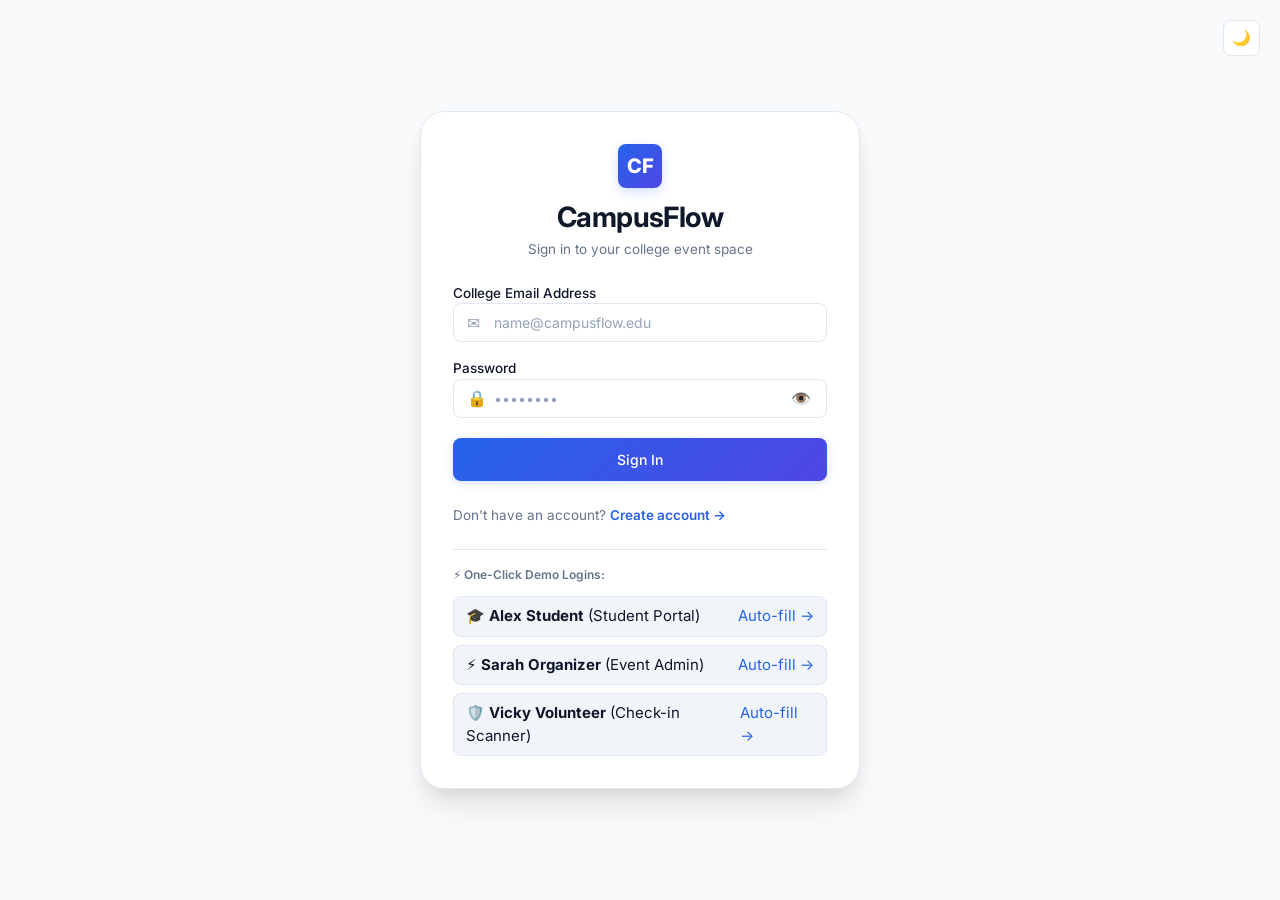
<file: volunteer-dashboard.html>
<!DOCTYPE html>
<html lang="en">
<head>
  <meta charset="UTF-8">
  <meta name="viewport" content="width=device-width, initial-scale=1.0">
  <title>Volunteer Panel - CampusFlow</title>
  <link rel="stylesheet" href="css/style.css">
</head>
<body>
  <div class="layout-container">
    <!-- Header -->
    <div id="app-header"></div>
    
    <!-- Sidebar -->
    <div id="app-sidebar"></div>

    <!-- Main Content Area -->
    <main class="main-content">
      <div class="flex-row-between mb-24 flex-wrap" style="gap: var(--space-16);">
        <div>
          <h2>Volunteer Check-in Desk</h2>
          <p class="text-muted text-sm mt-4">Scan student QR tickets, verify attendee registration codes, and track venue admissions</p>
        </div>
        <button id="open-scanner-btn" class="btn btn-primary btn-sm">📷 Open Camera QR Scanner</button>
      </div>

      <div class="grid-2" style="grid-template-columns: 1fr 1.3fr; gap: var(--space-24);">
        
        <!-- Left Column: Check-in Actions & Quick Codes -->
        <div style="display: flex; flex-direction: column; gap: var(--space-20);">
          
          <!-- Manual Code Form Card -->
          <div class="card">
            <div class="flex-row-between mb-8">
              <h3>Direct Pass Check-In</h3>
              <span class="badge badge-primary text-xs">Gate Admission</span>
            </div>
            <p class="text-xs text-muted">Enter the 4 to 8 digit ticket code (e.g. <code>CF-TECH</code>) provided on the student's digital pass.</p>

            <form id="checkin-form" class="mt-16" style="display: flex; flex-direction: column; gap: var(--space-12);">
              <div>
                <label for="reg-code-input">Registration Code</label>
                <div class="input-with-icon">
                  <span class="input-icon">🎟️</span>
                  <input type="text" id="reg-code-input" required placeholder="e.g. CF-TECH" autocomplete="off" style="font-size: 18px; font-weight: 700; text-transform: uppercase; letter-spacing: 2px; padding: 12px 14px 12px 42px;">
                </div>
              </div>
              <button type="submit" class="btn btn-primary w-full" style="padding: 12px;">✓ Verify &amp; Confirm Attendance</button>
            </form>

            <!-- Quick Code Fill Pills (for testing or fast clicks) -->
            <div style="border-top: 1px solid var(--border-color); padding-top: var(--space-12); margin-top: var(--space-12);">
              <span class="text-xs text-muted font-medium">Quick Demo Test Tickets:</span>
              <div class="flex-gap-8 flex-wrap mt-8">
                <button class="badge badge-default cursor-pointer test-code-chip" data-code="CF-TECH">CF-TECH (Hackfest)</button>
                <button class="badge badge-default cursor-pointer test-code-chip" data-code="CF-PLAY">CF-PLAY (Basketball)</button>
                <button class="badge badge-default cursor-pointer test-code-chip" data-code="CF-ABCD">CF-ABCD</button>
              </div>
            </div>
          </div>

          <!-- Live Activity Log Card -->
          <div class="card">
            <div class="flex-row-between mb-12">
              <h3>Recent Gate Check-ins</h3>
              <span class="badge badge-info text-xs" id="recent-count-badge">0 Checked In</span>
            </div>
            <div id="recent-checkins-list" style="display: flex; flex-direction: column; gap: var(--space-8); max-height: 280px; overflow-y: auto;">
              <!-- Rendered dynamically -->
            </div>
          </div>
        </div>

        <!-- Right Column: Today's Events & Attendance Count -->
        <div style="display: flex; flex-direction: column; gap: var(--space-20);">
          <div class="card">
            <div class="flex-row-between mb-16">
              <h3>Active Events Attendance Roster</h3>
              <span class="badge badge-success text-xs">Real-Time</span>
            </div>
            
            <div id="active-events-list" style="display: flex; flex-direction: column; gap: var(--space-16);">
              <!-- Rendered dynamically -->
            </div>
          </div>
        </div>

      </div>

      <!-- ================= CAMERA QR SCANNER MODAL ================= -->
      <div id="scanner-modal" class="modal-overlay">
        <div class="modal-card" style="max-width: 440px; text-align: center;">
          <div class="flex-row-between mb-16">
            <h3>Camera QR Scanner</h3>
            <button id="close-scanner-modal" class="btn-icon" style="border: none;">✕</button>
          </div>
          
          <div class="scanner-viewfinder-box">
            <video id="scanner-video" class="scanner-video" playsinline></video>
            <div class="scanner-laser"></div>
          </div>
          
          <p class="text-xs text-muted mt-12" id="scanner-status-text">
            Align student's QR code within the frame to scan automatically.
          </p>

          <div class="flex-gap-12 mt-16">
            <button id="stop-scanner-btn" class="btn btn-secondary btn-sm w-full">Close Camera</button>
          </div>
        </div>
      </div>

    </main>
  </div>

  <script type="module" src="js/layout.js"></script>
  <script type="module">
    import { 
      getCurrentUser, 
      getEvents, 
      getRegistrations, 
      checkInParticipant,
      undoCheckIn,
      getEventById,
      getUsers
    } from './js/data.js';
    import { showToast, showConfirm } from './js/layout.js';
    import { startCameraScanner, stopCameraScanner } from './js/qr.js';

    let currentUser = null;

    function init() {
      currentUser = getCurrentUser();
      if (!currentUser || currentUser.role !== 'volunteer') {
        window.location.href = 'login.html';
        return;
      }

      renderEventStats();
      renderRecentCheckins();

      // Form handler
      document.getElementById('checkin-form').addEventListener('submit', handleManualCheckIn);

      // Camera Scanner modal controls
      document.getElementById('open-scanner-btn').addEventListener('click', openCameraScanner);
      document.getElementById('close-scanner-modal').addEventListener('click', closeCameraScanner);
      document.getElementById('stop-scanner-btn').addEventListener('click', closeCameraScanner);

      // Test Code Chips
      document.querySelectorAll('.test-code-chip').forEach(chip => {
        chip.addEventListener('click', () => {
          document.getElementById('reg-code-input').value = chip.dataset.code;
        });
      });
    }

    function toggleModal(id, show) {
      const modal = document.getElementById(id);
      if (show) modal.classList.add('active');
      else modal.classList.remove('active');
    }

    async function openCameraScanner() {
      toggleModal('scanner-modal', true);
      const videoEl = document.getElementById('scanner-video');
      const statusEl = document.getElementById('scanner-status-text');

      statusEl.textContent = 'Requesting camera access...';

      const success = await startCameraScanner(
        videoEl,
        (detectedCode) => {
          // Success Callback
          showToast(`QR Code Detected: ${detectedCode}`, 'info', 2000);
          closeCameraScanner();
          processCheckIn(detectedCode);
        },
        (err) => {
          statusEl.textContent = `Camera access error: ${err.message || 'Permission denied'}. Please enter code manually.`;
        }
      );

      if (success) {
        statusEl.textContent = 'Camera active. Point at student ticket QR code.';
      }
    }

    function closeCameraScanner() {
      stopCameraScanner();
      toggleModal('scanner-modal', false);
    }

    function handleManualCheckIn(e) {
      e.preventDefault();
      const codeInput = document.getElementById('reg-code-input');
      const code = codeInput.value.trim().toUpperCase();
      if (!code) return;
      processCheckIn(code);
      codeInput.value = '';
    }

    function processCheckIn(code) {
      try {
        const reg = checkInParticipant(code);
        const event = getEventById(reg.eventId);
        const users = getUsers();
        const student = users.find(u => u.id === reg.userId) || { name: 'Student' };

        showToast(`✓ Check-In Confirmed for ${student.name} (${event ? event.title : 'Event'})`, 'success', 3500);

        renderEventStats();
        renderRecentCheckins();
      } catch (err) {
        showToast(err.message || 'Check-in failed.', 'error', 3500);
      }
    }

    function renderRecentCheckins() {
      const list = document.getElementById('recent-checkins-list');
      list.innerHTML = '';
      const regs = getRegistrations().filter(r => r.status === 'registered' && r.checkedIn);
      const users = getUsers();
      const events = getEvents();

      // Sort by checked in timestamp if available, else reg date
      regs.sort((a, b) => new Date(b.checkedInAt || b.registeredAt) - new Date(a.checkedInAt || a.registeredAt));

      document.getElementById('recent-count-badge').textContent = `${regs.length} Total Admitted`;

      if (regs.length === 0) {
        list.innerHTML = `<p class="text-xs text-muted text-center" style="padding: var(--space-16);">No attendee check-ins recorded yet.</p>`;
        return;
      }

      regs.slice(0, 6).forEach(r => {
        const user = users.find(u => u.id === r.userId) || { name: 'Attendee' };
        const event = events.find(e => e.id === r.eventId) || { title: 'Event' };

        const item = document.createElement('div');
        item.className = 'card';
        item.style.padding = 'var(--space-8) var(--space-12)';
        item.style.background = 'var(--bg-surface)';
        item.innerHTML = `
          <div class="flex-row-between">
            <div>
              <strong class="text-xs">${user.name}</strong>
              <span class="text-xs text-muted" style="display: block;">${event.title} • <code style="color: var(--color-accent); font-weight: 700;">${r.registrationCode}</code></span>
            </div>
            <button class="btn btn-secondary btn-sm undo-btn" data-id="${r.id}" style="padding: 3px 8px; font-size: 11px;">Undo</button>
          </div>
        `;
        list.appendChild(item);
      });

      // Hook Undo Checkin
      document.querySelectorAll('.undo-btn').forEach(btn => {
        btn.addEventListener('click', (e) => {
          const regId = btn.dataset.id;
          showConfirm('Undo Check-In', 'Revert this attendee attendance status back to registered?', () => {
            undoCheckIn(regId);
            showToast('Check-in reverted', 'info', 2000);
            renderEventStats();
            renderRecentCheckins();
          });
        });
      });
    }

    function renderEventStats() {
      const listContainer = document.getElementById('active-events-list');
      listContainer.innerHTML = '';

      const events = getEvents();
      const registrations = getRegistrations().filter(r => r.status === 'registered');
      const todayStr = new Date().toISOString().split('T')[0];

      events.forEach(event => {
        const eventRegs = registrations.filter(r => r.eventId === event.id);
        const checkedInCount = eventRegs.filter(r => r.checkedIn).length;
        const regCount = eventRegs.length;
        const isToday = event.date === todayStr;

        const percent = regCount > 0 ? Math.round((checkedInCount / regCount) * 100) : 0;

        const cardHtml = `
          <div class="card" style="padding: var(--space-16); background: var(--bg-surface);">
            <div class="flex-row-between mb-8 flex-wrap" style="gap: var(--space-8);">
              <div>
                <strong>${event.title}</strong>
                <div class="text-xs text-muted mt-2">📍 ${event.venue} • ⏰ ${event.time}</div>
              </div>
              ${isToday 
                ? '<span class="badge badge-warning text-xs">Today</span>' 
                : `<span class="badge badge-default text-xs">${event.date}</span>`}
            </div>
            
            <div style="margin-top: var(--space-12); display: flex; justify-content: space-between; align-items: center;" class="text-xs">
              <span class="text-muted">Admitted vs Registered:</span>
              <strong style="color: var(--color-accent); font-size: 14px;">${checkedInCount} / ${regCount} (${percent}%)</strong>
            </div>

            <!-- Animated Progress Bar -->
            <div style="width: 100%; height: 6px; background-color: var(--border-color); border-radius: 3px; margin-top: 8px; overflow: hidden;">
              <div style="width: ${percent}%; height: 100%; background: var(--color-accent-gradient); transition: width 0.4s ease;"></div>
            </div>
          </div>
        `;
        listContainer.insertAdjacentHTML('beforeend', cardHtml);
      });
    }

    document.addEventListener('DOMContentLoaded', init);
  </script>
</body>
</html>
</file>
<file: css/style.css>
@import url('https://fonts.googleapis.com/css2?family=Inter:wght@300;400;500;600;700;800&family=Playfair+Display:ital,wght@0,600;0,700;1,400&display=swap');

/* =========================================================
   DESIGN TOKENS & THEMING
   ========================================================= */
:root {
  --font-family: 'Inter', system-ui, -apple-system, BlinkMacSystemFont, "Segoe UI", Roboto, sans-serif;
  --font-serif: 'Playfair Display', Georgia, serif;
  
  /* Light Theme (Default) */
  --bg-page: #f8fafc;
  --bg-card: #ffffff;
  --bg-surface: #f1f5f9;
  --bg-glass: rgba(255, 255, 255, 0.85);
  --text-main: #0f172a;
  --text-muted: #64748b;
  --text-subtle: #94a3b8;
  --border-color: #e2e8f0;
  --border-color-hover: #cbd5e1;
  
  --color-primary: #0f172a;
  --color-accent: #2563eb;
  --color-accent-hover: #1d4ed8;
  --color-accent-light: #eff6ff;
  --color-accent-muted: #3b82f6;
  --color-accent-gradient: linear-gradient(135deg, #2563eb 0%, #4f46e5 100%);
  --color-accent-glow: rgba(37, 99, 235, 0.2);

  /* Semantic Feedback */
  --success-bg: #f0fdf4;
  --success-text: #15803d;
  --success-border: #bbf7d0;

  --warning-bg: #fffbeb;
  --warning-text: #b45309;
  --warning-border: #fde68a;

  --danger-bg: #fef2f2;
  --danger-text: #b91c1c;
  --danger-border: #fecaca;

  --info-bg: #f0f9ff;
  --info-text: #0369a1;
  --info-border: #bae6fd;
  
  /* Spacing */
  --space-4: 4px;
  --space-8: 8px;
  --space-12: 12px;
  --space-16: 16px;
  --space-20: 20px;
  --space-24: 24px;
  --space-32: 32px;
  --space-48: 48px;

  /* Border radius */
  --radius-xs: 4px;
  --radius-sm: 8px;
  --radius-md: 12px;
  --radius-lg: 16px;
  --radius-xl: 24px;
  --radius-full: 9999px;

  /* Elevation Shadows */
  --shadow-sm: 0 1px 3px rgba(0, 0, 0, 0.05), 0 1px 2px rgba(0, 0, 0, 0.03);
  --shadow-md: 0 4px 12px -2px rgba(0, 0, 0, 0.08), 0 2px 6px -2px rgba(0, 0, 0, 0.04);
  --shadow-lg: 0 12px 24px -4px rgba(0, 0, 0, 0.1), 0 4px 8px -2px rgba(0, 0, 0, 0.05);
  --shadow-xl: 0 20px 32px -8px rgba(0, 0, 0, 0.12), 0 8px 16px -4px rgba(0, 0, 0, 0.06);

  /* Transitions */
  --transition-fast: all 0.15s cubic-bezier(0.4, 0, 0.2, 1);
  --transition-normal: all 0.25s cubic-bezier(0.4, 0, 0.2, 1);
  --transition-slow: all 0.4s cubic-bezier(0.4, 0, 0.2, 1);
}

/* Dark Theme Overrides */
[data-theme="dark"] {
  --bg-page: #090d16;
  --bg-card: #111827;
  --bg-surface: #1f293d;
  --bg-glass: rgba(17, 24, 39, 0.88);
  --text-main: #f8fafc;
  --text-muted: #94a3b8;
  --text-subtle: #64748b;
  --border-color: #1e293b;
  --border-color-hover: #334155;
  
  --color-primary: #f8fafc;
  --color-accent: #3b82f6;
  --color-accent-hover: #60a5fa;
  --color-accent-light: rgba(59, 130, 246, 0.15);
  --color-accent-muted: #60a5fa;
  --color-accent-gradient: linear-gradient(135deg, #3b82f6 0%, #6366f1 100%);
  --color-accent-glow: rgba(59, 130, 246, 0.35);

  --success-bg: rgba(21, 128, 61, 0.15);
  --success-text: #4ade80;
  --success-border: rgba(74, 222, 128, 0.25);

  --warning-bg: rgba(180, 83, 9, 0.15);
  --warning-text: #fbbf24;
  --warning-border: rgba(251, 191, 36, 0.25);

  --danger-bg: rgba(185, 28, 28, 0.15);
  --danger-text: #f87171;
  --danger-border: rgba(248, 113, 113, 0.25);

  --info-bg: rgba(3, 105, 161, 0.15);
  --info-text: #38bdf8;
  --info-border: rgba(56, 189, 248, 0.25);

  --shadow-sm: 0 1px 3px rgba(0, 0, 0, 0.3);
  --shadow-md: 0 4px 14px rgba(0, 0, 0, 0.4);
  --shadow-lg: 0 12px 28px rgba(0, 0, 0, 0.5);
  --shadow-xl: 0 20px 36px rgba(0, 0, 0, 0.6);
}

/* =========================================================
   BASE STYLES & RESET
   ========================================================= */
*, *::before, *::after {
  box-sizing: border-box;
  margin: 0;
  padding: 0;
}

html {
  scroll-behavior: smooth;
  -webkit-tap-highlight-color: transparent;
}

body {
  font-family: var(--font-family);
  background-color: var(--bg-page);
  color: var(--text-main);
  line-height: 1.5;
  -webkit-font-smoothing: antialiased;
  -moz-osx-font-smoothing: grayscale;
  font-size: 15px;
  transition: background-color 0.3s ease, color 0.3s ease;
  min-height: 100vh;
  overflow-x: hidden;
}

/* Typography */
h1, h2, h3, h4, h5, h6 {
  color: var(--text-main);
  font-weight: 700;
  line-height: 1.25;
}

h1 {
  font-size: clamp(24px, 4vw, 36px);
  letter-spacing: -0.025em;
}

h2 {
  font-size: clamp(20px, 3vw, 28px);
  letter-spacing: -0.02em;
}

h3 {
  font-size: clamp(17px, 2.5vw, 20px);
  letter-spacing: -0.01em;
}

p, span, label, input, textarea, select, button {
  font-size: 15px;
}

.text-xs { font-size: 12px; }
.text-sm { font-size: 13.5px; }
.text-base { font-size: 15px; }
.text-lg { font-size: 18px; }
.text-xl { font-size: 20px; }

.text-muted { color: var(--text-muted); }
.text-accent { color: var(--color-accent); }
.font-medium { font-weight: 500; }
.font-semibold { font-weight: 600; }
.font-bold { font-weight: 700; }

/* =========================================================
   APP LAYOUT (DESKTOP & MOBILE RESPONSIVE)
   ========================================================= */
.layout-container {
  display: grid;
  grid-template-columns: 260px 1fr;
  grid-template-rows: 68px 1fr;
  grid-template-areas: 
    "sidebar header"
    "sidebar main";
  min-height: 100vh;
}

#app-header {
  grid-area: header;
  background-color: var(--bg-card);
  backdrop-filter: blur(12px);
  border-bottom: 1px solid var(--border-color);
  display: flex;
  align-items: center;
  justify-content: space-between;
  padding: 0 var(--space-32);
  position: sticky;
  top: 0;
  z-index: 40;
  transition: var(--transition-normal);
}

#app-sidebar {
  grid-area: sidebar;
  background-color: var(--bg-card);
  border-right: 1px solid var(--border-color);
  display: flex;
  flex-direction: column;
  padding: var(--space-24) var(--space-20);
  gap: var(--space-24);
  position: sticky;
  top: 0;
  height: 100vh;
  z-index: 50;
  transition: var(--transition-normal);
}

.main-content {
  grid-area: main;
  padding: var(--space-32) var(--space-32) 100px var(--space-32);
  max-width: 1280px;
  width: 100%;
  margin: 0 auto;
  animation: fadeIn 0.3s ease-out;
}

/* Tablet & Mobile Layout Breakpoints */
@media (max-width: 1024px) {
  .layout-container {
    grid-template-columns: 220px 1fr;
  }
  .main-content {
    padding: var(--space-24) var(--space-20) 100px var(--space-20);
  }
}

@media (max-width: 768px) {
  .layout-container {
    display: flex;
    flex-direction: column;
    min-height: 100vh;
  }
  
  #app-sidebar {
    display: none; /* Replaced by slide-in drawer and mobile bottom nav */
  }

  #app-header {
    padding: 0 var(--space-16);
    height: 60px;
  }

  .main-content {
    padding: var(--space-20) var(--space-16) 100px var(--space-16);
  }
}

/* =========================================================
   SIDEBAR & NAVIGATION
   ========================================================= */
.sidebar-brand {
  display: flex;
  align-items: center;
  gap: var(--space-12);
  text-decoration: none;
  color: inherit;
  padding: var(--space-4) var(--space-8);
}

.brand-icon {
  width: 38px;
  height: 38px;
  border-radius: var(--radius-sm);
  background: var(--color-accent-gradient);
  color: #ffffff;
  display: flex;
  align-items: center;
  justify-content: center;
  font-weight: 800;
  font-size: 18px;
  box-shadow: 0 4px 12px var(--color-accent-glow);
  flex-shrink: 0;
}

.brand-text h3 {
  font-size: 18px;
  font-weight: 700;
  letter-spacing: -0.03em;
  background: var(--color-accent-gradient);
  -webkit-background-clip: text;
  -webkit-text-fill-color: transparent;
}

.nav-list {
  list-style: none;
  display: flex;
  flex-direction: column;
  gap: var(--space-6);
}

.nav-link {
  display: flex;
  align-items: center;
  gap: var(--space-12);
  padding: 10px 14px;
  color: var(--text-muted);
  text-decoration: none;
  font-weight: 500;
  font-size: 14px;
  border-radius: var(--radius-sm);
  transition: var(--transition-fast);
  position: relative;
}

.nav-link .nav-icon {
  font-size: 18px;
  width: 22px;
  text-align: center;
  transition: transform 0.2s ease;
}

.nav-link:hover {
  color: var(--text-main);
  background-color: var(--bg-surface);
  transform: translateX(3px);
}

.nav-link:hover .nav-icon {
  transform: scale(1.15);
}

.nav-link.active {
  color: var(--color-accent);
  background-color: var(--color-accent-light);
  font-weight: 600;
}

.nav-link.active::before {
  content: '';
  position: absolute;
  left: 0;
  top: 8px;
  bottom: 8px;
  width: 4px;
  border-radius: 0 4px 4px 0;
  background: var(--color-accent-gradient);
}

/* =========================================================
   MOBILE BOTTOM NAVIGATION & DRAWER
   ========================================================= */
.mobile-bottom-nav {
  display: none;
  position: fixed;
  bottom: 0;
  left: 0;
  right: 0;
  height: 64px;
  background-color: var(--bg-card);
  backdrop-filter: blur(16px);
  border-top: 1px solid var(--border-color);
  z-index: 90;
  padding: 0 var(--space-8);
  box-shadow: 0 -4px 16px rgba(0, 0, 0, 0.05);
}

@media (max-width: 768px) {
  .mobile-bottom-nav {
    display: flex;
    justify-content: space-around;
    align-items: center;
  }
}

.mobile-nav-item {
  display: flex;
  flex-direction: column;
  align-items: center;
  justify-content: center;
  text-decoration: none;
  color: var(--text-muted);
  font-size: 11px;
  font-weight: 500;
  padding: 6px 12px;
  border-radius: var(--radius-sm);
  gap: 3px;
  transition: var(--transition-fast);
  flex: 1;
  max-width: 80px;
}

.mobile-nav-item .nav-icon {
  font-size: 20px;
  line-height: 1;
}

.mobile-nav-item.active {
  color: var(--color-accent);
  font-weight: 600;
}

.mobile-nav-item.active .nav-icon {
  transform: scale(1.1);
}

/* Mobile Slide-Over Drawer */
.drawer-backdrop {
  position: fixed;
  top: 0;
  left: 0;
  width: 100vw;
  height: 100vh;
  background: rgba(0, 0, 0, 0.5);
  backdrop-filter: blur(4px);
  z-index: 98;
  opacity: 0;
  pointer-events: none;
  transition: opacity 0.3s ease;
}

.drawer-backdrop.active {
  opacity: 1;
  pointer-events: auto;
}

.mobile-drawer {
  position: fixed;
  top: 0;
  left: 0;
  width: 280px;
  height: 100vh;
  background-color: var(--bg-card);
  border-right: 1px solid var(--border-color);
  z-index: 99;
  transform: translateX(-100%);
  transition: transform 0.3s cubic-bezier(0.4, 0, 0.2, 1);
  display: flex;
  flex-direction: column;
  padding: var(--space-20);
  gap: var(--space-20);
  box-shadow: var(--shadow-xl);
}

.mobile-drawer.active {
  transform: translateX(0);
}

/* =========================================================
   CARDS & CONTAINERS
   ========================================================= */
.card {
  background-color: var(--bg-card);
  border: 1px solid var(--border-color);
  border-radius: var(--radius-md);
  padding: var(--space-24);
  box-shadow: var(--shadow-sm);
  transition: var(--transition-normal);
  position: relative;
}

.card-hover:hover {
  border-color: var(--border-color-hover);
  box-shadow: var(--shadow-md);
  transform: translateY(-2px);
}

.card-interactive {
  cursor: pointer;
}

.card-interactive:hover {
  border-color: var(--color-accent);
  box-shadow: 0 8px 24px var(--color-accent-glow);
  transform: translateY(-3px);
}

/* Stat Metric Cards */
.stat-card {
  background-color: var(--bg-card);
  border: 1px solid var(--border-color);
  border-radius: var(--radius-md);
  padding: var(--space-20);
  display: flex;
  align-items: center;
  gap: var(--space-16);
  box-shadow: var(--shadow-sm);
  transition: var(--transition-fast);
}

.stat-card:hover {
  transform: translateY(-2px);
  box-shadow: var(--shadow-md);
  border-color: var(--border-color-hover);
}

.stat-icon {
  width: 48px;
  height: 48px;
  border-radius: var(--radius-md);
  display: flex;
  align-items: center;
  justify-content: center;
  font-size: 22px;
  flex-shrink: 0;
}

.stat-icon.primary { background: var(--color-accent-light); color: var(--color-accent); }
.stat-icon.success { background: var(--success-bg); color: var(--success-text); }
.stat-icon.warning { background: var(--warning-bg); color: var(--warning-text); }
.stat-icon.info { background: var(--info-bg); color: var(--info-text); }

.stat-info {
  display: flex;
  flex-direction: column;
}

.stat-val {
  font-size: 24px;
  font-weight: 700;
  color: var(--text-main);
  line-height: 1.2;
}

.stat-label {
  font-size: 13px;
  color: var(--text-muted);
  font-weight: 500;
  margin-top: 2px;
}

/* =========================================================
   FORM CONTROLS & INPUTS
   ========================================================= */
input, select, textarea {
  width: 100%;
  padding: 10px 14px;
  border: 1px solid var(--border-color);
  border-radius: var(--radius-sm);
  background-color: var(--bg-card);
  color: var(--text-main);
  outline: none;
  font-family: inherit;
  font-size: 14px;
  transition: var(--transition-fast);
}

input:focus, select:focus, textarea:focus {
  border-color: var(--color-accent);
  box-shadow: 0 0 0 3px var(--color-accent-light);
}

input::placeholder, textarea::placeholder {
  color: var(--text-subtle);
}

label {
  display: block;
  font-weight: 500;
  margin-bottom: var(--space-6);
  font-size: 13.5px;
  color: var(--text-main);
}

.input-with-icon {
  position: relative;
  display: flex;
  align-items: center;
}

.input-icon {
  position: absolute;
  left: 14px;
  color: var(--text-subtle);
  font-size: 16px;
  pointer-events: none;
}

.input-with-icon input {
  padding-left: 40px;
}

/* Password eye toggle */
.password-toggle-btn {
  position: absolute;
  right: 12px;
  background: none;
  border: none;
  color: var(--text-muted);
  cursor: pointer;
  padding: 4px;
  font-size: 16px;
  display: flex;
  align-items: center;
  justify-content: center;
}

.password-toggle-btn:hover {
  color: var(--text-main);
}

/* =========================================================
   BUTTONS & BADGES
   ========================================================= */
.btn {
  display: inline-flex;
  align-items: center;
  justify-content: center;
  padding: 9px 18px;
  border-radius: var(--radius-sm);
  font-weight: 500;
  font-size: 14px;
  font-family: inherit;
  cursor: pointer;
  transition: var(--transition-fast);
  text-decoration: none;
  gap: var(--space-8);
  border: 1px solid transparent;
  user-select: none;
  line-height: 1.25;
}

.btn:active {
  transform: scale(0.97);
}

.btn-primary {
  background: var(--color-accent-gradient);
  color: #ffffff;
  border-color: transparent;
  box-shadow: 0 2px 8px var(--color-accent-glow);
}

.btn-primary:hover {
  box-shadow: 0 4px 14px var(--color-accent-glow);
  opacity: 0.95;
}

.btn-secondary {
  background-color: var(--bg-card);
  color: var(--text-main);
  border-color: var(--border-color);
}

.btn-secondary:hover {
  border-color: var(--border-color-hover);
  background-color: var(--bg-surface);
}

.btn-danger {
  background-color: var(--danger-bg);
  color: var(--danger-text);
  border-color: var(--danger-border);
}

.btn-danger:hover {
  background-color: var(--danger-border);
}

.btn-success {
  background-color: var(--success-bg);
  color: var(--success-text);
  border-color: var(--success-border);
}

.btn-success:hover {
  background-color: var(--success-border);
}

.btn-icon {
  padding: 8px;
  border-radius: var(--radius-sm);
  display: inline-flex;
  align-items: center;
  justify-content: center;
  border: 1px solid var(--border-color);
  background: var(--bg-card);
  color: var(--text-main);
  cursor: pointer;
  transition: var(--transition-fast);
}

.btn-icon:hover {
  background: var(--bg-surface);
  border-color: var(--border-color-hover);
}

.btn-sm {
  padding: 6px 12px;
  font-size: 13px;
}

.btn-lg {
  padding: 12px 24px;
  font-size: 16px;
  border-radius: var(--radius-md);
}

.btn:disabled {
  opacity: 0.5;
  cursor: not-allowed;
  pointer-events: none;
}

/* Badges */
.badge {
  display: inline-flex;
  align-items: center;
  gap: 4px;
  padding: 3px 9px;
  font-size: 12px;
  font-weight: 600;
  border-radius: var(--radius-full);
  border: 1px solid transparent;
  width: fit-content;
  letter-spacing: 0.02em;
}

.badge-default {
  background-color: var(--bg-surface);
  color: var(--text-muted);
  border-color: var(--border-color);
}

.badge-primary {
  background-color: var(--color-accent-light);
  color: var(--color-accent);
  border-color: rgba(37, 99, 235, 0.2);
}

.badge-success {
  background-color: var(--success-bg);
  color: var(--success-text);
  border-color: var(--success-border);
}

.badge-warning {
  background-color: var(--warning-bg);
  color: var(--warning-text);
  border-color: var(--warning-border);
}

.badge-danger {
  background-color: var(--danger-bg);
  color: var(--danger-text);
  border-color: var(--danger-border);
}

.badge-info {
  background-color: var(--info-bg);
  color: var(--info-text);
  border-color: var(--info-border);
}

/* Category Filter Pills */
.pill-group {
  display: flex;
  gap: var(--space-8);
  overflow-x: auto;
  padding-bottom: 4px;
  scrollbar-width: none;
}

.pill-group::-webkit-scrollbar {
  display: none;
}

.pill-btn {
  padding: 7px 16px;
  border-radius: var(--radius-full);
  border: 1px solid var(--border-color);
  background: var(--bg-card);
  color: var(--text-muted);
  font-size: 13.5px;
  font-weight: 500;
  cursor: pointer;
  white-space: nowrap;
  transition: var(--transition-fast);
}

.pill-btn:hover {
  color: var(--text-main);
  background: var(--bg-surface);
  border-color: var(--border-color-hover);
}

.pill-btn.active {
  background: var(--color-accent-gradient);
  color: #ffffff;
  border-color: transparent;
  box-shadow: 0 2px 8px var(--color-accent-glow);
  font-weight: 600;
}

/* Bookmark Button */
.btn-bookmark {
  position: absolute;
  top: 12px;
  right: 12px;
  width: 36px;
  height: 36px;
  border-radius: 50%;
  background: rgba(255, 255, 255, 0.9);
  backdrop-filter: blur(8px);
  border: 1px solid rgba(0, 0, 0, 0.1);
  color: #64748b;
  display: flex;
  align-items: center;
  justify-content: center;
  cursor: pointer;
  transition: var(--transition-fast);
  z-index: 10;
  font-size: 18px;
}

[data-theme="dark"] .btn-bookmark {
  background: rgba(17, 24, 39, 0.85);
  border-color: rgba(255, 255, 255, 0.1);
  color: #94a3b8;
}

.btn-bookmark:hover {
  transform: scale(1.1);
  color: #ef4444;
}

.btn-bookmark.bookmarked {
  color: #ef4444;
  background: #fee2e2;
  border-color: #fca5a5;
}

[data-theme="dark"] .btn-bookmark.bookmarked {
  background: rgba(239, 68, 68, 0.2);
  border-color: rgba(239, 68, 68, 0.4);
}

/* =========================================================
   TABLES & RESPONSIVE LISTS
   ========================================================= */
.table-container {
  width: 100%;
  overflow-x: auto;
  border-radius: var(--radius-sm);
}

table {
  width: 100%;
  border-collapse: collapse;
  text-align: left;
}

th, td {
  padding: 14px 16px;
  border-bottom: 1px solid var(--border-color);
}

th {
  font-weight: 600;
  color: var(--text-muted);
  font-size: 13px;
  text-transform: uppercase;
  letter-spacing: 0.04em;
  background-color: var(--bg-surface);
}

tbody tr {
  transition: background-color 0.15s ease;
}

tbody tr:hover {
  background-color: var(--bg-surface);
}

/* Responsive Table into Cards on Mobile */
@media (max-width: 768px) {
  .responsive-table-wrap thead {
    display: none;
  }
  
  .responsive-table-wrap table, 
  .responsive-table-wrap tbody, 
  .responsive-table-wrap tr, 
  .responsive-table-wrap td {
    display: block;
    width: 100%;
  }

  .responsive-table-wrap tr {
    margin-bottom: var(--space-16);
    border: 1px solid var(--border-color);
    border-radius: var(--radius-md);
    background-color: var(--bg-card);
    padding: var(--space-12);
    box-shadow: var(--shadow-sm);
  }

  .responsive-table-wrap td {
    padding: var(--space-8) 0;
    border-bottom: 1px dashed var(--border-color);
    display: flex;
    justify-content: space-between;
    align-items: center;
    font-size: 13.5px;
  }

  .responsive-table-wrap td:last-child {
    border-bottom: none;
    padding-top: var(--space-12);
    display: flex;
    flex-wrap: wrap;
    gap: var(--space-8);
  }

  .responsive-table-wrap td::before {
    content: attr(data-label);
    font-weight: 600;
    color: var(--text-muted);
    font-size: 12px;
    text-transform: uppercase;
  }
}

/* =========================================================
   GRID HELPERS & RESPONSIVE SYSTEM
   ========================================================= */
.grid-2 {
  display: grid;
  grid-template-columns: repeat(2, 1fr);
  gap: var(--space-20);
}

.grid-3 {
  display: grid;
  grid-template-columns: repeat(3, 1fr);
  gap: var(--space-24);
}

.grid-4 {
  display: grid;
  grid-template-columns: repeat(4, 1fr);
  gap: var(--space-20);
}

@media (max-width: 1024px) {
  .grid-4 {
    grid-template-columns: repeat(2, 1fr);
  }
  .grid-3 {
    grid-template-columns: repeat(2, 1fr);
  }
}

@media (max-width: 768px) {
  .grid-2, .grid-3, .grid-4 {
    grid-template-columns: 1fr;
    gap: var(--space-16);
  }
}

/* Flex Utilities */
.flex-row-between {
  display: flex;
  justify-content: space-between;
  align-items: center;
}

.flex-center {
  display: flex;
  align-items: center;
  justify-content: center;
}

.flex-gap-4 { display: flex; gap: var(--space-4); }
.flex-gap-8 { display: flex; gap: var(--space-8); }
.flex-gap-12 { display: flex; gap: var(--space-12); }
.flex-gap-16 { display: flex; gap: var(--space-16); }
.flex-gap-24 { display: flex; gap: var(--space-24); }

.flex-col {
  display: flex;
  flex-direction: column;
}

.flex-wrap {
  flex-wrap: wrap;
}

.items-center { align-items: center; }
.justify-between { justify-content: space-between; }
.cursor-pointer { cursor: pointer; }
.w-full { width: 100%; }

/* Spacing */
.mt-4 { margin-top: var(--space-4); }
.mt-8 { margin-top: var(--space-8); }
.mt-12 { margin-top: var(--space-12); }
.mt-16 { margin-top: var(--space-16); }
.mt-24 { margin-top: var(--space-24); }
.mt-32 { margin-top: var(--space-32); }

.mb-4 { margin-bottom: var(--space-4); }
.mb-8 { margin-bottom: var(--space-8); }
.mb-12 { margin-bottom: var(--space-12); }
.mb-16 { margin-bottom: var(--space-16); }
.mb-24 { margin-bottom: var(--space-24); }
.mb-32 { margin-bottom: var(--space-32); }

/* =========================================================
   INTERACTIVE MONTHLY CALENDAR
   ========================================================= */
.calendar-card {
  background-color: var(--bg-card);
  border: 1px solid var(--border-color);
  border-radius: var(--radius-md);
  padding: var(--space-24);
}

.calendar-header {
  display: flex;
  justify-content: space-between;
  align-items: center;
  margin-bottom: var(--space-20);
}

.calendar-weekdays {
  display: grid;
  grid-template-columns: repeat(7, 1fr);
  text-align: center;
  font-weight: 600;
  font-size: 13px;
  color: var(--text-muted);
  margin-bottom: var(--space-8);
}

.calendar-grid {
  display: grid;
  grid-template-columns: repeat(7, 1fr);
  gap: var(--space-6);
}

.calendar-day {
  min-height: 70px;
  padding: 6px;
  border-radius: var(--radius-sm);
  border: 1px solid var(--border-color);
  background: var(--bg-card);
  cursor: pointer;
  transition: var(--transition-fast);
  display: flex;
  flex-direction: column;
  justify-content: space-between;
}

@media (max-width: 640px) {
  .calendar-day {
    min-height: 48px;
    padding: 4px;
  }
}

.calendar-day:hover {
  background: var(--bg-surface);
  border-color: var(--border-color-hover);
  transform: translateY(-1px);
}

.calendar-day.other-month {
  opacity: 0.35;
  background: var(--bg-page);
}

.calendar-day.today {
  border-color: var(--color-accent);
  background: var(--color-accent-light);
}

.calendar-day.selected {
  border-color: var(--color-accent);
  box-shadow: 0 0 0 2px var(--color-accent);
}

.day-number {
  font-size: 13px;
  font-weight: 600;
}

.day-events {
  display: flex;
  flex-direction: column;
  gap: 2px;
  margin-top: 4px;
}

.event-dot-item {
  font-size: 10.5px;
  font-weight: 500;
  padding: 2px 4px;
  border-radius: 4px;
  white-space: nowrap;
  overflow: hidden;
  text-overflow: ellipsis;
}

.dot-technical { background: #eff6ff; color: #1d4ed8; }
.dot-cultural { background: #faf5ff; color: #7e22ce; }
.dot-sports { background: #f0fdf4; color: #15803d; }

[data-theme="dark"] .dot-technical { background: rgba(59, 130, 246, 0.2); color: #93c5fd; }
[data-theme="dark"] .dot-cultural { background: rgba(168, 85, 247, 0.2); color: #d8b4fe; }
[data-theme="dark"] .dot-sports { background: rgba(34, 197, 94, 0.2); color: #86efac; }

/* =========================================================
   QR CODE & TICKET MODAL STYLING
   ========================================================= */
.qr-ticket-card {
  background: var(--bg-card);
  border: 2px dashed var(--border-color);
  border-radius: var(--radius-lg);
  padding: var(--space-24);
  text-align: center;
  position: relative;
  overflow: hidden;
}

.qr-ticket-card::before, .qr-ticket-card::after {
  content: '';
  position: absolute;
  top: 50%;
  width: 24px;
  height: 24px;
  background: var(--bg-page);
  border-radius: 50%;
  transform: translateY(-50%);
}

.qr-ticket-card::before { left: -12px; }
.qr-ticket-card::after { right: -12px; }

.qr-canvas-box {
  display: inline-block;
  padding: var(--space-12);
  background: #ffffff;
  border-radius: var(--radius-md);
  box-shadow: var(--shadow-sm);
  margin: var(--space-16) 0;
}

/* Volunteer Scanner Viewfinder */
.scanner-viewfinder-box {
  position: relative;
  width: 100%;
  max-width: 360px;
  height: 280px;
  margin: 0 auto;
  border-radius: var(--radius-md);
  overflow: hidden;
  background: #000000;
  display: flex;
  align-items: center;
  justify-content: center;
}

.scanner-video {
  width: 100%;
  height: 100%;
  object-fit: cover;
}

.scanner-laser {
  position: absolute;
  left: 10%;
  right: 10%;
  height: 2px;
  background: #ef4444;
  box-shadow: 0 0 8px #ef4444;
  animation: scanLaser 2s infinite ease-in-out;
}

@keyframes scanLaser {
  0% { top: 15%; opacity: 0.8; }
  50% { top: 85%; opacity: 1; }
  100% { top: 15%; opacity: 0.8; }
}

/* =========================================================
   MODAL & POPUP DIALOGS
   ========================================================= */
.modal-overlay {
  position: fixed;
  top: 0;
  left: 0;
  width: 100vw;
  height: 100vh;
  background: rgba(0, 0, 0, 0.55);
  backdrop-filter: blur(6px);
  z-index: 100;
  display: flex;
  align-items: center;
  justify-content: center;
  padding: var(--space-16);
  opacity: 0;
  pointer-events: none;
  transition: opacity 0.25s ease;
}

.modal-overlay.active {
  opacity: 1;
  pointer-events: auto;
}

.modal-card {
  background-color: var(--bg-card);
  border: 1px solid var(--border-color);
  border-radius: var(--radius-lg);
  padding: var(--space-32);
  width: 100%;
  max-width: 600px;
  max-height: 90vh;
  overflow-y: auto;
  box-shadow: var(--shadow-xl);
  transform: scale(0.95) translateY(10px);
  transition: transform 0.25s cubic-bezier(0.4, 0, 0.2, 1);
}

.modal-overlay.active .modal-card {
  transform: scale(1) translateY(0);
}

@media (max-width: 640px) {
  .modal-overlay {
    align-items: flex-end;
    padding: 0;
  }
  
  .modal-card {
    border-radius: var(--radius-xl) var(--radius-xl) 0 0;
    max-height: 85vh;
    padding: var(--space-24) var(--space-20);
    transform: translateY(100%);
  }
  
  .modal-overlay.active .modal-card {
    transform: translateY(0);
  }
}

/* =========================================================
   TOAST NOTIFICATIONS & CONFIRM DIALOG
   ========================================================= */
#toast-container {
  position: fixed;
  top: 24px;
  right: 24px;
  z-index: 9999;
  display: flex;
  flex-direction: column;
  gap: var(--space-12);
  pointer-events: none;
  max-width: 380px;
  width: calc(100% - 48px);
}

@media (max-width: 640px) {
  #toast-container {
    top: 16px;
    right: 16px;
    left: 16px;
    width: auto;
  }
}

.toast-item {
  background: var(--bg-card);
  border: 1px solid var(--border-color);
  border-radius: var(--radius-md);
  padding: 12px 16px;
  box-shadow: var(--shadow-lg);
  display: flex;
  align-items: center;
  gap: var(--space-12);
  pointer-events: auto;
  animation: slideToastIn 0.3s cubic-bezier(0.16, 1, 0.3, 1) forwards;
  transition: transform 0.2s ease, opacity 0.2s ease;
  font-size: 14px;
  font-weight: 500;
}

.toast-item.toast-success { border-left: 4px solid #16a34a; }
.toast-item.toast-error { border-left: 4px solid #dc2626; }
.toast-item.toast-warning { border-left: 4px solid #d97706; }
.toast-item.toast-info { border-left: 4px solid var(--color-accent); }

.toast-item.toast-hiding {
  animation: slideToastOut 0.25s forwards;
}

@keyframes slideToastIn {
  from { transform: translateX(100%) scale(0.9); opacity: 0; }
  to { transform: translateX(0) scale(1); opacity: 1; }
}

@keyframes slideToastOut {
  from { transform: translateX(0) scale(1); opacity: 1; }
  to { transform: translateX(100%) scale(0.9); opacity: 0; }
}

/* =========================================================
   AUTH SCREENS (LOGIN & REGISTER)
   ========================================================= */
.auth-container {
  display: flex;
  align-items: center;
  justify-content: center;
  min-height: 100vh;
  padding: var(--space-20);
  background: var(--bg-page);
  position: relative;
}

.auth-card {
  width: 100%;
  max-width: 440px;
  background-color: var(--bg-card);
  border: 1px solid var(--border-color);
  border-radius: var(--radius-xl);
  padding: var(--space-32);
  display: flex;
  flex-direction: column;
  gap: var(--space-24);
  box-shadow: var(--shadow-xl);
  animation: scaleIn 0.3s ease-out;
}

.auth-header {
  text-align: center;
}

.demo-pills {
  display: flex;
  flex-direction: column;
  gap: var(--space-8);
  margin-top: var(--space-12);
}

.demo-pill {
  padding: 8px 12px;
  background: var(--bg-surface);
  border: 1px solid var(--border-color);
  border-radius: var(--radius-sm);
  display: flex;
  justify-content: space-between;
  align-items: center;
  font-size: 12.5px;
  cursor: pointer;
  transition: var(--transition-fast);
}

.demo-pill:hover {
  background: var(--color-accent-light);
  border-color: var(--color-accent);
}

/* =========================================================
   ANIMATIONS & KEYFRAMES
   ========================================================= */
@keyframes fadeIn {
  from { opacity: 0; transform: translateY(6px); }
  to { opacity: 1; transform: translateY(0); }
}

@keyframes scaleIn {
  from { opacity: 0; transform: scale(0.96); }
  to { opacity: 1; transform: scale(1); }
}

@keyframes spin {
  0% { transform: rotate(0deg); }
  100% { transform: rotate(360deg); }
}

/* Scrollbar styling */
::-webkit-scrollbar {
  width: 8px;
  height: 8px;
}

::-webkit-scrollbar-track {
  background: var(--bg-page);
}

::-webkit-scrollbar-thumb {
  background: var(--border-color-hover);
  border-radius: 4px;
}

::-webkit-scrollbar-thumb:hover {
  background: var(--text-subtle);
}

/* =========================================================
   PRINT STYLES
   ========================================================= */
@media print {
  body {
    background-color: #ffffff !important;
    color: #000000 !important;
  }
  .layout-container {
    display: block !important;
  }
  #app-header, #app-sidebar, .mobile-bottom-nav, .btn, .no-print, #toast-container {
    display: none !important;
  }
  .main-content {
    padding: 0 !important;
    max-width: 100% !important;
  }
  .card {
    border: none !important;
    padding: 0 !important;
    box-shadow: none !important;
  }
}
</file>
